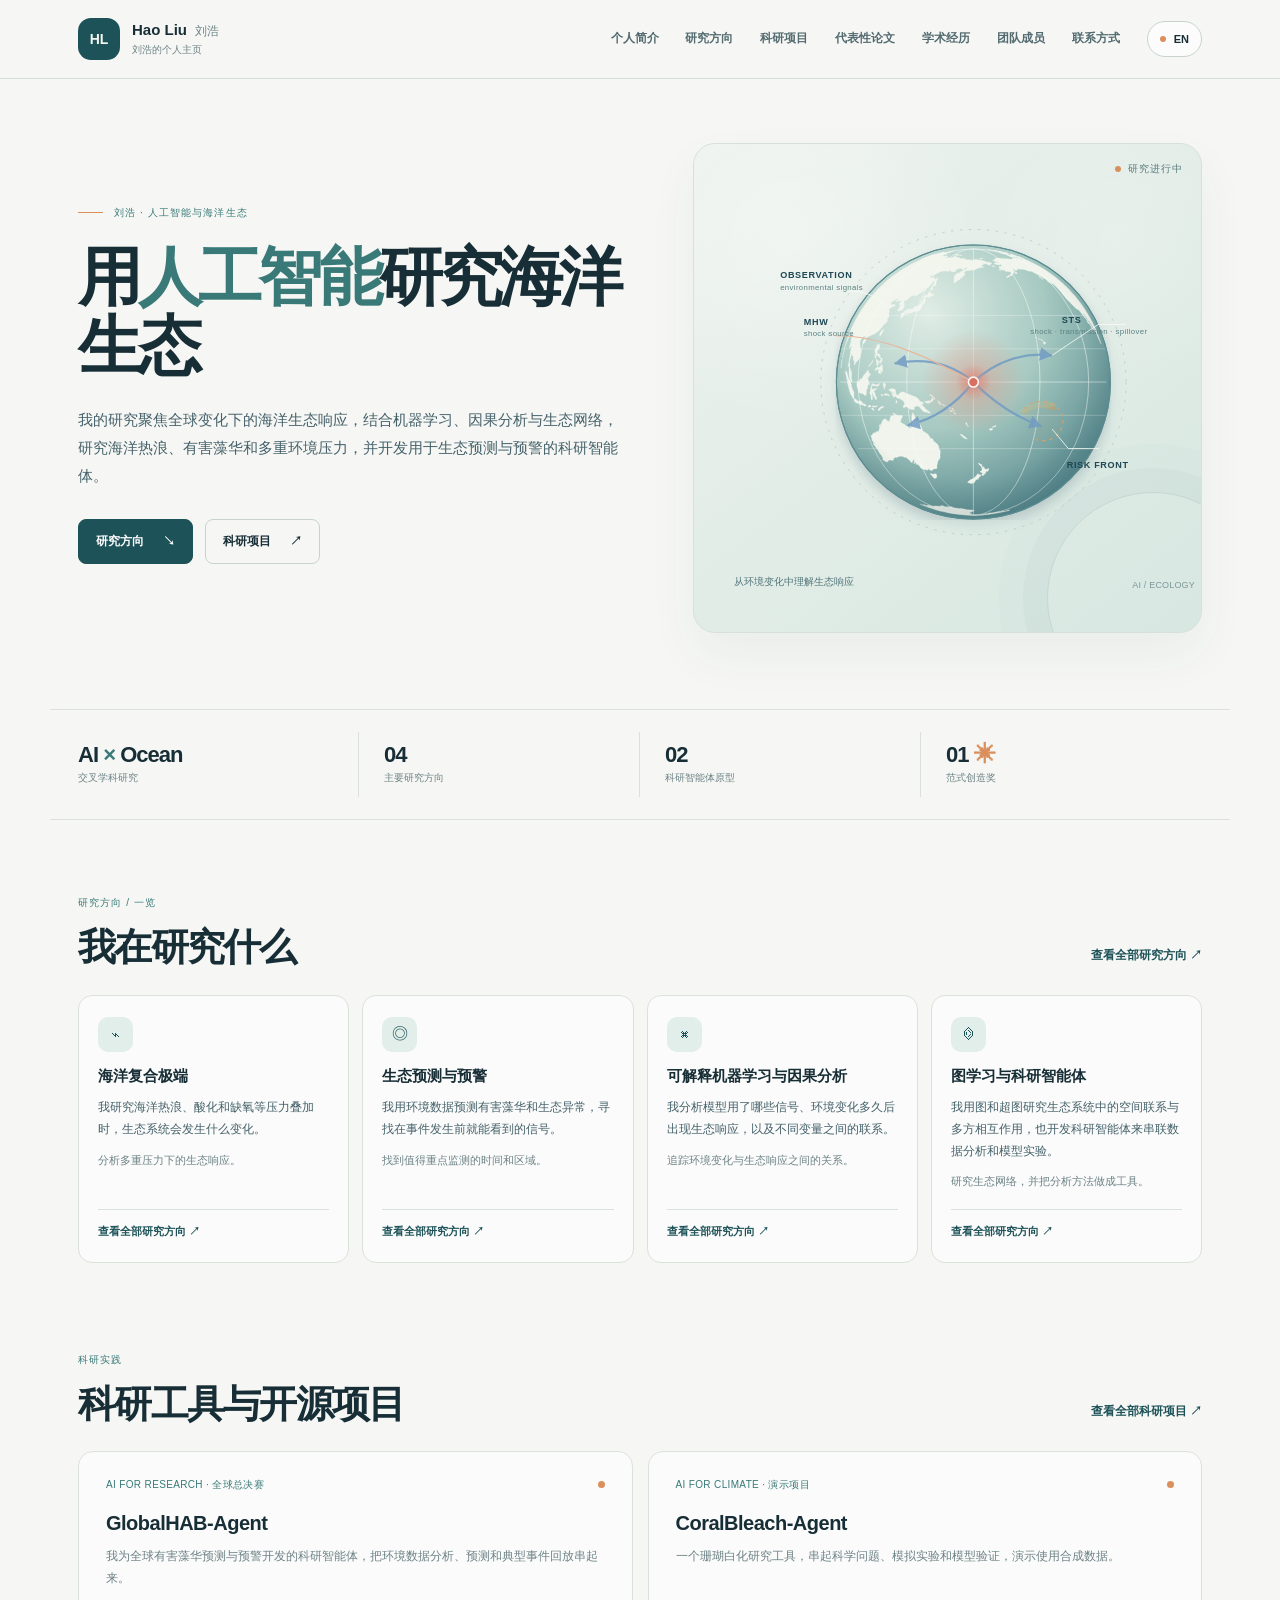
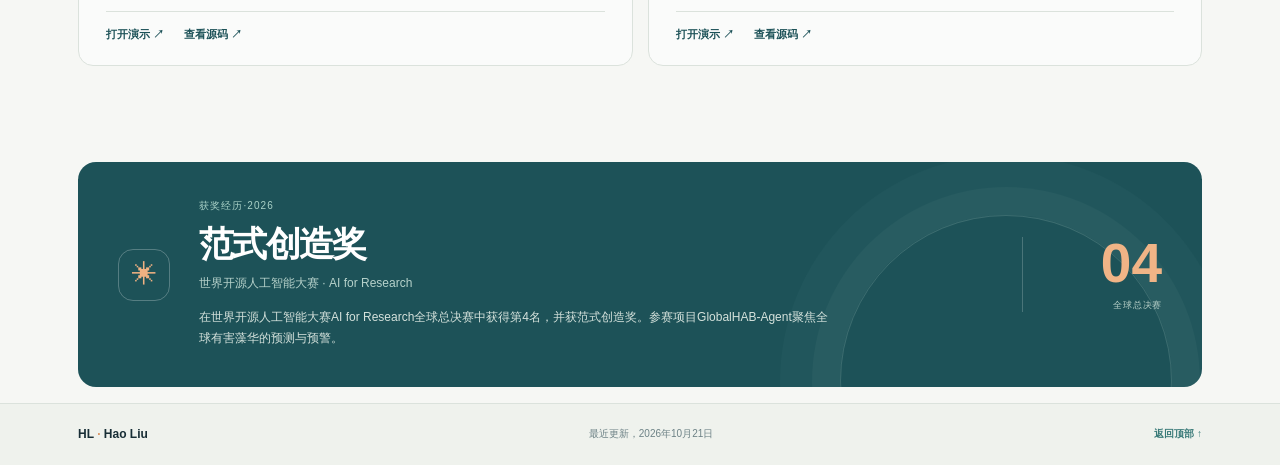
<file: index.html>
<!doctype html>
<html lang="zh-CN">
<head>
  <meta charset="utf-8">
  <meta name="viewport" content="width=device-width, initial-scale=1">
  <meta name="theme-color" content="#f6f7f4">
  <meta name="description" content="刘浩的学术主页与科研作品集，关注人工智能、海洋生态与全球变化。">
  <meta property="og:title" content="刘浩｜人工智能与海洋生态">
  <meta property="og:description" content="刘浩的学术主页与科研作品集，关注人工智能、海洋生态与全球变化。">
  <meta property="og:type" content="website">
  <title>刘浩｜人工智能与海洋生态</title>
  <link rel="icon" href="assets/favicon.svg" type="image/svg+xml">
  <link rel="stylesheet" href="styles.css?v=20261021-1">
  <script defer src="script.js?v=20261021-1"></script>
</head>
<body data-page="home">
  <a class="skip-link" href="#main" data-i18n="skip">跳转到正文</a>
  <header class="site-header">
    <div class="nav-shell">
      <a class="brand" href="index.html#top" aria-label="Hao Liu home">
        <span class="brand-mark">HL</span>
        <span class="brand-copy">
          <strong>Hao Liu <span class="brand-cn">刘浩</span></strong>
          <small data-i18n="brand.subtitle">刘浩的个人主页</small>
        </span>
      </a>

      <button class="menu-toggle" id="menu-toggle" type="button" aria-expanded="false" aria-controls="site-nav" aria-label="Open navigation">
        <span></span><span></span>
      </button>

      <nav class="site-nav" id="site-nav" aria-label="Main navigation">
        <a href="about.html" data-page-link="about" data-i18n="nav.about">个人简介</a>
        <a href="research.html" data-page-link="research" data-i18n="nav.research">研究方向</a>
        <a href="projects.html" data-page-link="projects" data-i18n="nav.projects">科研项目</a>
        <a href="publications.html" data-page-link="publications" data-i18n="nav.publications">代表性论文</a>
        <a href="background.html" data-page-link="background" data-i18n="nav.background">学术经历</a>
        <a href="members.html" data-page-link="members" data-i18n="nav.members">团队成员</a>
        <a href="contact.html" data-page-link="contact" data-i18n="nav.contact">联系方式</a>
        <button class="language-toggle" id="language-toggle" type="button" aria-label="Switch language">
          <span class="language-dot"></span><span id="language-label">中文</span>
        </button>
      </nav>
    </div>
  </header>
  <main id="main">
<section class="hero section-wrap" id="top">
      <div class="hero-copy">
        <p class="eyebrow"><span class="eyebrow-line"></span><span data-i18n="hero.eyebrow">刘浩 · 人工智能与海洋生态</span></p>
        <h1 data-i18n="hero.title">用<span class="hero-highlight">人工智能</span>研究海洋生态</h1>
        <p class="hero-lede" data-i18n="hero.lede">我的研究聚焦全球变化下的海洋生态响应，结合机器学习、因果分析与生态网络，研究海洋热浪、有害藻华和多重环境压力，并开发用于生态预测与预警的科研智能体。</p>
        <div class="hero-actions">
          <a class="button button-primary" href="research.html"><span data-i18n="hero.ctaResearch">研究方向</span><span aria-hidden="true">↘</span></a>
          <a class="button button-quiet" href="projects.html"><span data-i18n="hero.ctaProjects">科研项目</span><span aria-hidden="true">↗</span></a>
        </div>
      </div>

      <div class="hero-visual" aria-label="Shock-transmission-spillover globe illustration" role="img">
        <div class="visual-topline">
          <span class="visual-live"><i></i><span data-i18n="visual.status">研究进行中</span></span>
        </div>
        <svg class="ocean-graphic sts-globe-realistic" viewBox="0 0 580 500" xmlns="http://www.w3.org/2000/svg" aria-hidden="true">
<defs>
<radialGradient id="heroShockGlow" cx="50%" cy="50%" r="50%"><stop offset="0%" stop-color="#d96f62" stop-opacity=".68"/><stop offset="35%" stop-color="#e58c7b" stop-opacity=".34"/><stop offset="100%" stop-color="#e58c7b" stop-opacity="0"/></radialGradient>
<linearGradient id="heroRiskBand" x1="0" y1="0" x2="1" y2="1"><stop offset="0%" stop-color="#f5d882" stop-opacity=".02"/><stop offset="55%" stop-color="#efb65d" stop-opacity=".28"/><stop offset="100%" stop-color="#d98b43" stop-opacity=".52"/></linearGradient>
<marker id="heroFlowArrow" markerWidth="6" markerHeight="6" refX="5" refY="3" orient="auto"><path d="M0 0L5.5 3L0 6Z" fill="#719bc4"/></marker>
</defs>
<circle cx="322" cy="244" r="188" fill="none" stroke="#b8ceca" stroke-width="1.1" stroke-dasharray="3 8"/>
<image href="assets/globe-coastlines.svg" x="152" y="74" width="340" height="340" preserveAspectRatio="xMidYMid meet"/>
<circle cx="322" cy="244" r="64" fill="url(#heroShockGlow)"/>
<path d="M384 277 C394 267 409 265 421 272 C432 279 435 291 430 302 C425 313 412 319 399 315" fill="rgba(184,142,86,.055)" stroke="#d5a16b" stroke-width="1.5" stroke-dasharray="4 5"/>
<path d="M385 279 C396 270 408 269 419 274" fill="none" stroke="url(#heroRiskBand)" stroke-width="9" stroke-linecap="round"/>
<g fill="none" stroke="#719bc4" stroke-width="2.8" stroke-linecap="round" marker-end="url(#heroFlowArrow)" opacity=".84">
<path d="M322 244 C294 220 261 214 226 221"/>
<path d="M322 244 C350 218 384 207 418 211"/>
<path d="M322 244 C348 270 376 288 405 298"/>
<path d="M322 244 C300 272 273 290 242 297"/>
</g>
<circle cx="322" cy="244" r="21" fill="url(#heroShockGlow)"/>
<path d="M153 187 C207 187 264 211 322 244" fill="none" stroke="#e9b69c" stroke-width="1.35" stroke-linecap="round" opacity=".98"/>
<circle cx="322" cy="244" r="6.1" fill="#d96f62" stroke="#fbf6ef" stroke-width="2"/>
<g fill="#1f4855" font-size="11.2" font-weight="700" letter-spacing=".8">
<text x="84" y="116">OBSERVATION</text><text x="113" y="174">MHW</text><text x="431" y="171">STS</text><text x="437" y="350">RISK FRONT</text>
</g>
<g fill="#5b8281" font-size="9.6" letter-spacing=".45">
<text x="84" y="130">environmental signals</text><text x="113" y="187">shock source</text><text x="392" y="185">shock · transmission · spillover</text>
</g>
<g stroke="#f8fbf7" stroke-width="1.15" fill="none" opacity=".9">
<path d="M170 132 C191 132 204 140 216 151"/>
<path d="M419 211 L476 173 L510 173"/>
<path d="M419 302 L439 326 L477 326"/>
</g>
</svg>
        <div class="visual-caption">
          <span data-i18n="visual.caption">从环境变化中理解生态响应</span>
          <span class="caption-index">AI / ECOLOGY</span>
        </div>
      </div>
    </section><section class="quick-facts section-wrap" aria-label="Profile highlights">
      <div class="fact">
        <span class="fact-value">AI <span>×</span> Ocean</span>
        <span class="fact-label" data-i18n="facts.one">交叉学科研究</span>
      </div>
      <div class="fact">
        <span class="fact-value">04</span>
        <span class="fact-label" data-i18n="facts.two">主要研究方向</span>
      </div>
      <div class="fact">
        <span class="fact-value">02</span>
        <span class="fact-label" data-i18n="facts.three">科研智能体原型</span>
      </div>
      <div class="fact fact-award">
        <span class="fact-value">01 <span class="fact-star">✳</span></span>
        <span class="fact-label" data-i18n="facts.four">范式创造奖</span>
      </div>
    </section>
    <section class="section section-wrap home-research-section" id="home-research">
      <div class="home-section-heading">
        <div><p class="section-index" data-i18n="home.research.eyebrow">研究方向 / 一览</p><h2 data-i18n="home.research.title">我在研究什么</h2></div>
        <a class="text-link" href="research.html"><span data-i18n="home.research.link">查看全部研究方向</span> ↗</a>
      </div>
      <div class="home-research-grid" id="home-research-grid"></div>
    </section>
    <section class="section section-wrap home-work-section" id="home-work">
      <div class="home-section-heading">
        <div><p class="section-index" data-i18n="home.work.eyebrow">科研实践</p><h2 data-i18n="home.work.title">科研工具与开源项目</h2></div>
        <a class="text-link" href="projects.html"><span data-i18n="home.work.link">查看全部科研项目</span> ↗</a>
      </div>
      <div class="home-work-grid">
        <article class="home-work-card">
          <div class="home-work-top"><span data-i18n="home.work.globalhab.type">AI FOR RESEARCH · 全球总决赛</span><span class="home-work-dot"></span></div>
          <h3>GlobalHAB-Agent</h3>
          <p data-i18n="home.work.globalhab.desc">我为全球有害藻华预测与预警开发的科研智能体，把环境数据分析、预测和典型事件回放串起来。</p>
          <div class="home-work-links"><a href="https://globalhab-agent-demo.streamlit.app/" target="_blank" rel="noopener noreferrer"><span data-i18n="home.work.openDemo">打开演示</span> ↗</a><a href="https://github.com/Haoliu9427/GlobalHAB-Agent-demo" target="_blank" rel="noopener noreferrer"><span data-i18n="home.work.source">查看源码</span> ↗</a></div>
        </article>
        <article class="home-work-card">
          <div class="home-work-top"><span data-i18n="home.work.coral.type">AI FOR CLIMATE · 演示项目</span><span class="home-work-dot"></span></div>
          <h3>CoralBleach-Agent</h3>
          <p data-i18n="home.work.coral.desc">一个珊瑚白化研究工具，串起科学问题、模拟实验和模型验证，演示使用合成数据。</p>
          <div class="home-work-links"><a href="https://haoliu9427.github.io/CoralBleach-Agent-demo/" target="_blank" rel="noopener noreferrer"><span data-i18n="home.work.openDemo">打开演示</span> ↗</a><a href="https://github.com/Haoliu9427/CoralBleach-Agent-demo" target="_blank" rel="noopener noreferrer"><span data-i18n="home.work.source">查看源码</span> ↗</a></div>
        </article>
      </div>
    </section>
    <section class="section section-wrap recognition-section" id="awards">
      <div class="award-panel">
        <div class="award-symbol" aria-hidden="true">✳</div>
        <div class="award-content">
          <p class="section-index" data-i18n="award.eyebrow">获奖经历·2026</p>
          <h2 data-i18n="award.title">范式创造奖</h2>
          <p class="award-subtitle" data-i18n="award.subtitle">世界开源人工智能大赛 · AI for Research</p>
          <p class="award-description" data-i18n="award.description">在世界开源人工智能大赛AI for Research全球总决赛中获得第4名，并获范式创造奖。参赛项目GlobalHAB-Agent聚焦全球有害藻华的预测与预警。</p>
        </div>
        <div class="award-rank">
          <span class="rank-number">04</span>
          <span class="rank-label" data-i18n="award.rank">全球总决赛</span>
        </div>
      </div>
    </section>
  </main>
  <footer class="site-footer">
    <div class="footer-inner">
      <a class="footer-brand" href="index.html#top">HL <span>·</span> Hao Liu</a>
      <p data-i18n="footer.note">最近更新，2026年10月21日</p>
      <a href="#top" class="back-top"><span data-i18n="footer.top">返回顶部</span> ↑</a>
    </div>
  </footer>
</body>
</html>
</file>
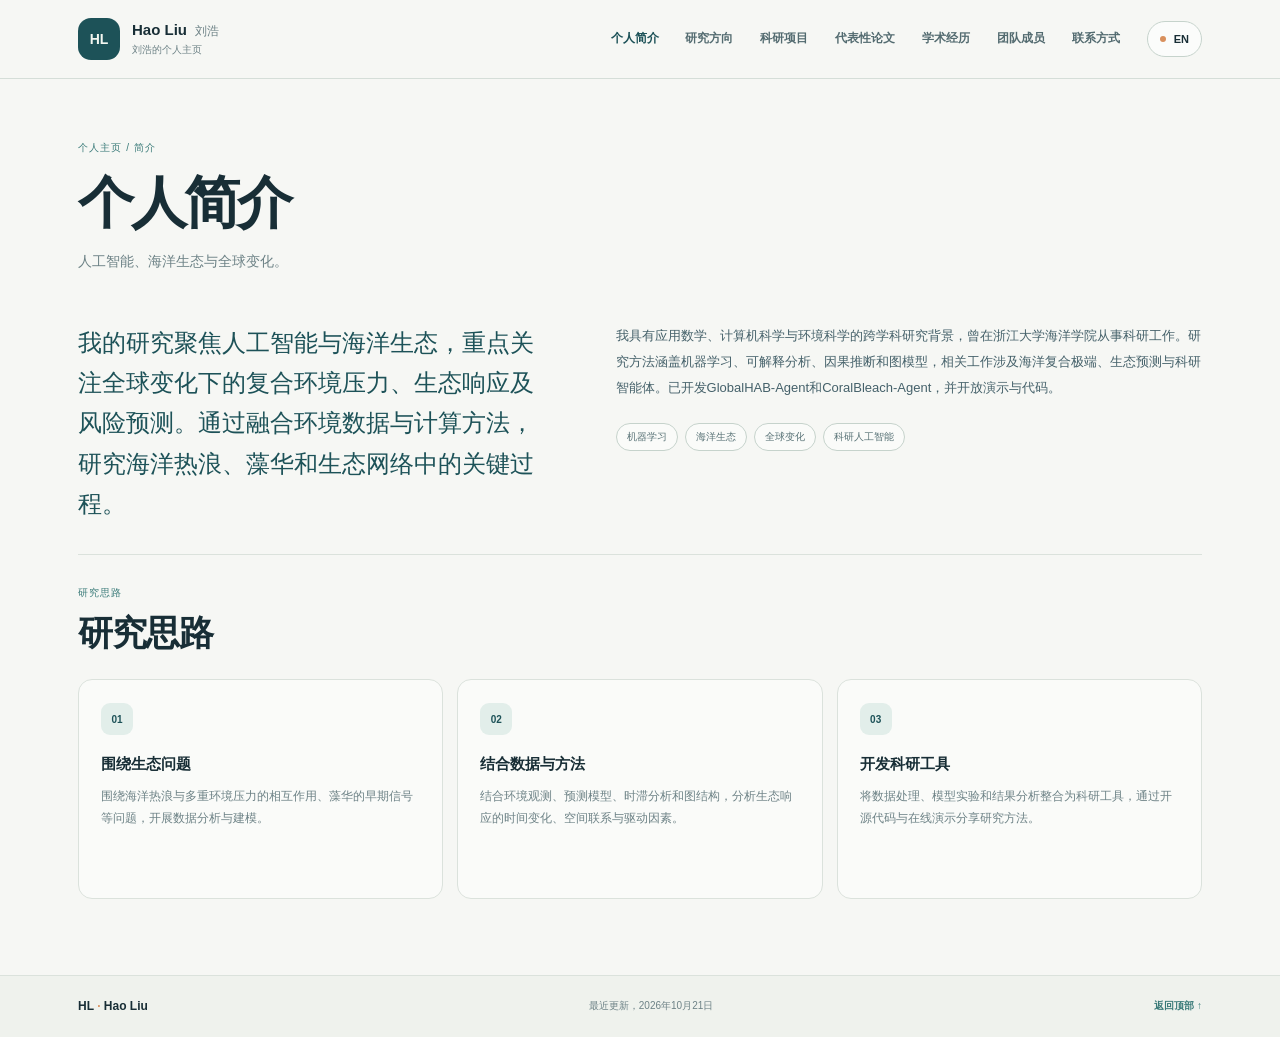
<file: about.html>
<!doctype html>
<html lang="zh-CN">
<head>
  <meta charset="utf-8">
  <meta name="viewport" content="width=device-width, initial-scale=1">
  <meta name="theme-color" content="#f6f7f4">
  <meta name="description" content="刘浩的学术主页与科研作品集，关注人工智能、海洋生态与全球变化。">
  <meta property="og:title" content="刘浩｜人工智能与海洋生态">
  <meta property="og:description" content="刘浩的学术主页与科研作品集，关注人工智能、海洋生态与全球变化。">
  <meta property="og:type" content="website">
  <title>个人简介｜刘浩</title>
  <link rel="icon" href="assets/favicon.svg" type="image/svg+xml">
  <link rel="stylesheet" href="styles.css?v=20261021-1">
  <script defer src="script.js?v=20261021-1"></script>
</head>
<body data-page="about">
  <a class="skip-link" href="#main" data-i18n="skip">跳转到正文</a>
  <header class="site-header">
    <div class="nav-shell">
      <a class="brand" href="index.html#top" aria-label="Hao Liu home">
        <span class="brand-mark">HL</span>
        <span class="brand-copy">
          <strong>Hao Liu <span class="brand-cn">刘浩</span></strong>
          <small data-i18n="brand.subtitle">刘浩的个人主页</small>
        </span>
      </a>

      <button class="menu-toggle" id="menu-toggle" type="button" aria-expanded="false" aria-controls="site-nav" aria-label="Open navigation">
        <span></span><span></span>
      </button>

      <nav class="site-nav" id="site-nav" aria-label="Main navigation">
        <a href="about.html" data-page-link="about" data-i18n="nav.about">个人简介</a>
        <a href="research.html" data-page-link="research" data-i18n="nav.research">研究方向</a>
        <a href="projects.html" data-page-link="projects" data-i18n="nav.projects">科研项目</a>
        <a href="publications.html" data-page-link="publications" data-i18n="nav.publications">代表性论文</a>
        <a href="background.html" data-page-link="background" data-i18n="nav.background">学术经历</a>
        <a href="members.html" data-page-link="members" data-i18n="nav.members">团队成员</a>
        <a href="contact.html" data-page-link="contact" data-i18n="nav.contact">联系方式</a>
        <button class="language-toggle" id="language-toggle" type="button" aria-label="Switch language">
          <span class="language-dot"></span><span id="language-label">中文</span>
        </button>
      </nav>
    </div>
  </header>
  <main id="main">
<section class="page-intro section-wrap" id="top"><p class="section-index" data-i18n="page.about.eyebrow">个人主页 / 简介</p><h1 data-i18n="page.about.title">个人简介</h1><p class="page-intro-lede" data-i18n="page.about.lede">人工智能、海洋生态与全球变化。</p></section><section class="section section-wrap about-section page-content" id="about">
      <div class="about-grid">
        <div class="about-lead">
          <p data-i18n="about.lead">我的研究聚焦人工智能与海洋生态，重点关注全球变化下的复合环境压力、生态响应及风险预测。通过融合环境数据与计算方法，研究海洋热浪、藻华和生态网络中的关键过程。</p>
        </div>
        <div class="about-detail">
          <p data-i18n="about.detail">我具有应用数学、计算机科学与环境科学的跨学科研究背景，曾在浙江大学海洋学院从事科研工作。研究方法涵盖机器学习、可解释分析、因果推断和图模型，相关工作涉及海洋复合极端、生态预测与科研智能体。已开发GlobalHAB-Agent和CoralBleach-Agent，并开放演示与代码。</p>
          <div class="inline-tags">
            <span data-i18n="about.tag1">机器学习</span><span data-i18n="about.tag2">海洋生态</span><span data-i18n="about.tag3">全球变化</span><span data-i18n="about.tag4">科研人工智能</span>
          </div>
        </div>
      </div>
      <div class="about-approach">
        <p class="section-index" data-i18n="about.approach.eyebrow">研究思路</p>
        <h2 data-i18n="about.approach.title">研究思路</h2>
        <div class="about-approach-grid">
          <article class="about-approach-card"><span class="approach-mark">01</span><h3 data-i18n="about.approach1.title">围绕生态问题</h3><p data-i18n="about.approach1.text">围绕海洋热浪与多重环境压力的相互作用、藻华的早期信号等问题，开展数据分析与建模。</p></article>
          <article class="about-approach-card"><span class="approach-mark">02</span><h3 data-i18n="about.approach2.title">结合数据与方法</h3><p data-i18n="about.approach2.text">结合环境观测、预测模型、时滞分析和图结构，分析生态响应的时间变化、空间联系与驱动因素。</p></article>
          <article class="about-approach-card"><span class="approach-mark">03</span><h3 data-i18n="about.approach3.title">开发科研工具</h3><p data-i18n="about.approach3.text">将数据处理、模型实验和结果分析整合为科研工具，通过开源代码与在线演示分享研究方法。</p></article>
        </div>
      </div>
    </section>
  </main>
  <footer class="site-footer">
    <div class="footer-inner">
      <a class="footer-brand" href="index.html#top">HL <span>·</span> Hao Liu</a>
      <p data-i18n="footer.note">最近更新，2026年10月21日</p>
      <a href="#top" class="back-top"><span data-i18n="footer.top">返回顶部</span> ↑</a>
    </div>
  </footer>
</body>
</html>
</file>
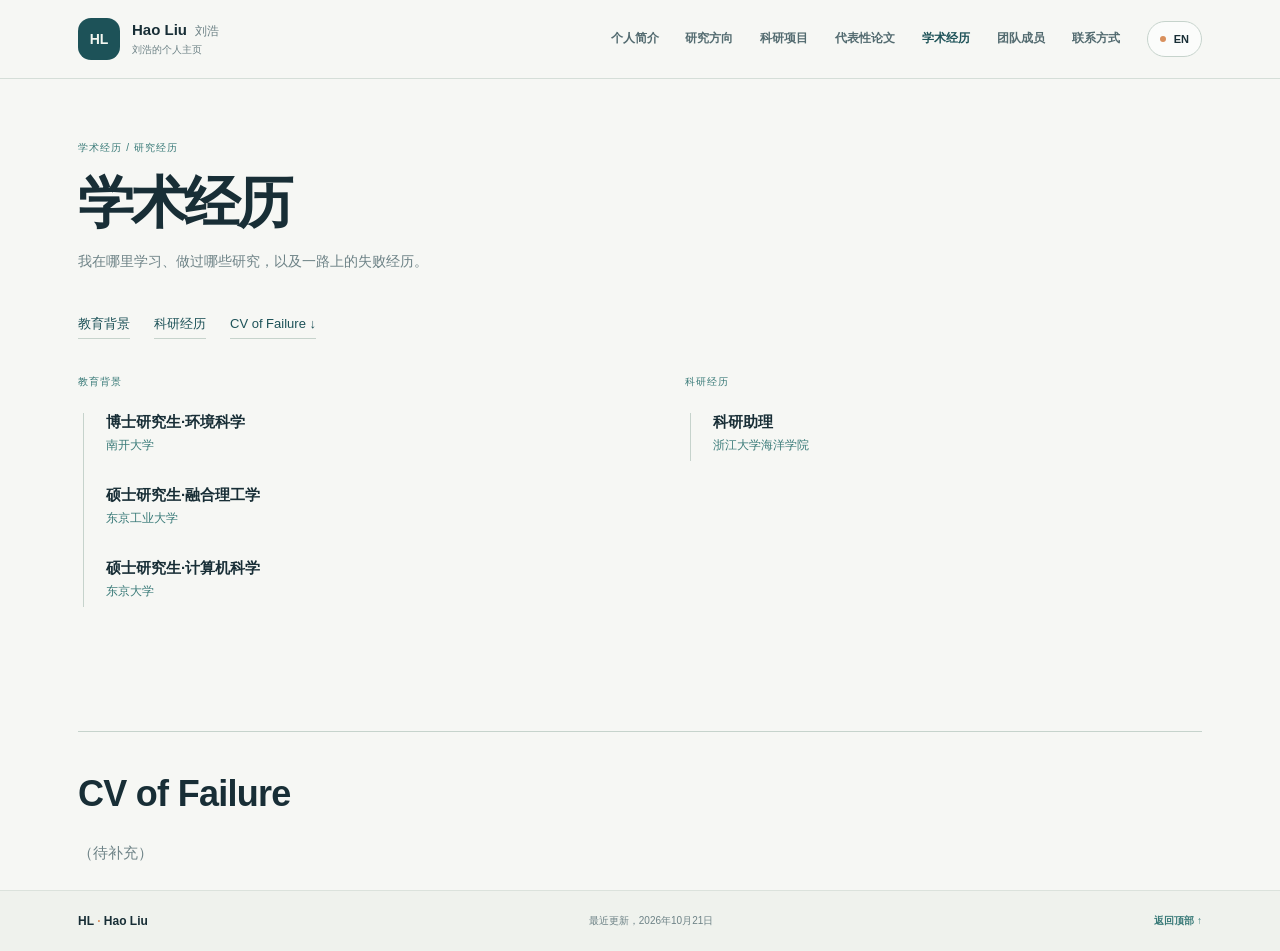
<file: background.html>
<!doctype html>
<html lang="zh-CN">
<head>
  <meta charset="utf-8">
  <meta name="viewport" content="width=device-width, initial-scale=1">
  <meta name="theme-color" content="#f6f7f4">
  <meta name="description" content="刘浩的学术主页与科研作品集，关注人工智能、海洋生态与全球变化。">
  <meta property="og:title" content="刘浩｜人工智能与海洋生态">
  <meta property="og:description" content="刘浩的学术主页与科研作品集，关注人工智能、海洋生态与全球变化。">
  <meta property="og:type" content="website">
  <title>学术经历｜刘浩</title>
  <link rel="icon" href="assets/favicon.svg" type="image/svg+xml">
  <link rel="stylesheet" href="styles.css?v=20261021-1">
  <script defer src="script.js?v=20261021-1"></script>
</head>
<body data-page="background">
  <a class="skip-link" href="#main" data-i18n="skip">跳转到正文</a>
  <header class="site-header">
    <div class="nav-shell">
      <a class="brand" href="index.html#top" aria-label="Hao Liu home">
        <span class="brand-mark">HL</span>
        <span class="brand-copy">
          <strong>Hao Liu <span class="brand-cn">刘浩</span></strong>
          <small data-i18n="brand.subtitle">刘浩的个人主页</small>
        </span>
      </a>

      <button class="menu-toggle" id="menu-toggle" type="button" aria-expanded="false" aria-controls="site-nav" aria-label="Open navigation">
        <span></span><span></span>
      </button>

      <nav class="site-nav" id="site-nav" aria-label="Main navigation">
        <a href="about.html" data-page-link="about" data-i18n="nav.about">个人简介</a>
        <a href="research.html" data-page-link="research" data-i18n="nav.research">研究方向</a>
        <a href="projects.html" data-page-link="projects" data-i18n="nav.projects">科研项目</a>
        <a href="publications.html" data-page-link="publications" data-i18n="nav.publications">代表性论文</a>
        <a href="background.html" data-page-link="background" data-i18n="nav.background">学术经历</a>
        <a href="members.html" data-page-link="members" data-i18n="nav.members">团队成员</a>
        <a href="contact.html" data-page-link="contact" data-i18n="nav.contact">联系方式</a>
        <button class="language-toggle" id="language-toggle" type="button" aria-label="Switch language">
          <span class="language-dot"></span><span id="language-label">中文</span>
        </button>
      </nav>
    </div>
  </header>
  <main id="main">
<section class="page-intro section-wrap" id="top"><p class="section-index" data-i18n="page.background.eyebrow">学术经历 / 研究经历</p><h1 data-i18n="page.background.title">学术经历</h1><p class="page-intro-lede" data-i18n="page.background.lede">我在哪里学习、做过哪些研究，以及一路上的失败经历。</p></section><section class="section section-wrap background-section page-content" id="background">
      <nav class="background-jump" aria-label="学术经历目录"><a href="#education-list" data-i18n="background.education">教育背景</a><a href="#experience-list" data-i18n="background.experience">科研经历</a><a href="#cv-of-failure" data-i18n="background.failure.link">CV of Failure ↓</a></nav>
      <div class="background-grid">
        <div>
          <h3 class="subheading" data-i18n="background.education">教育背景</h3>
          <div class="timeline" id="education-list"></div>
        </div>
        <div>
          <h3 class="subheading" data-i18n="background.experience">科研经历</h3>
          <div class="timeline" id="experience-list"></div>
        </div>
      </div>
    </section>
    <section class="section section-wrap failure-section" id="cv-of-failure" aria-labelledby="failure-title">
      <div class="failure-panel">
        <h2 id="failure-title" data-i18n="background.failure.title">CV of Failure</h2>
        <p data-i18n="background.failure.empty">（待补充）</p>
      </div>
    </section>
  </main>
  <footer class="site-footer">
    <div class="footer-inner">
      <a class="footer-brand" href="index.html#top">HL <span>·</span> Hao Liu</a>
      <p data-i18n="footer.note">最近更新，2026年10月21日</p>
      <a href="#top" class="back-top"><span data-i18n="footer.top">返回顶部</span> ↑</a>
    </div>
  </footer>
</body>
</html>
</file>
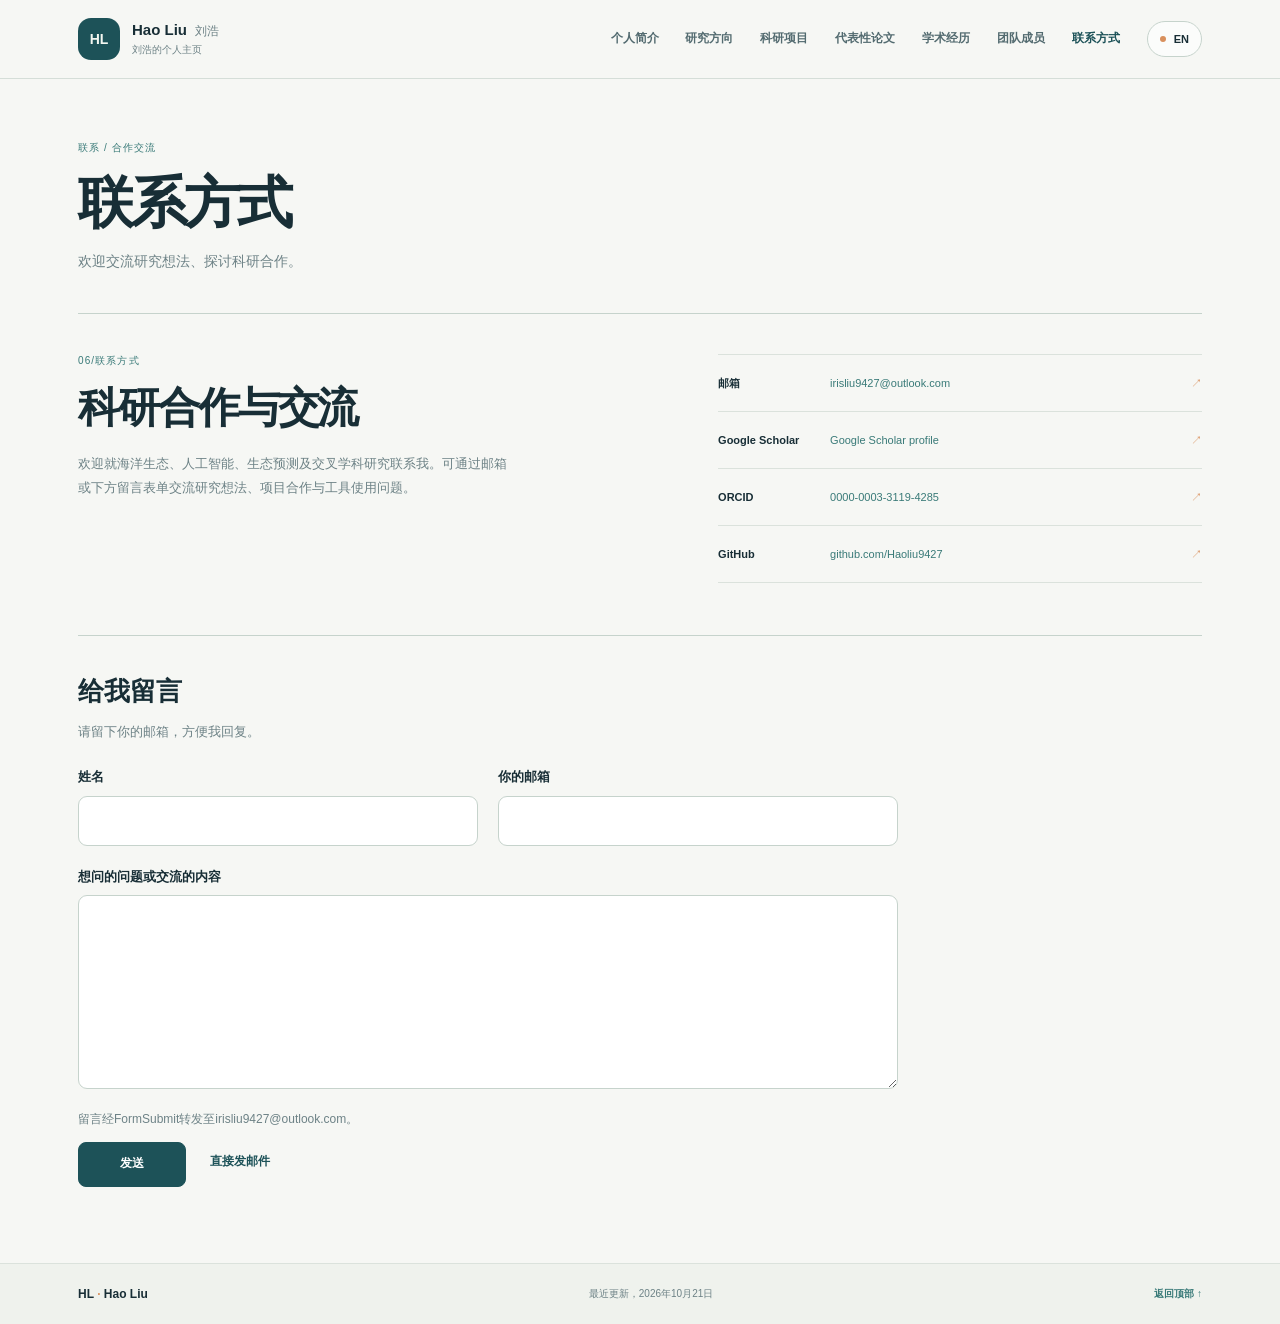
<file: contact.html>
<!doctype html>
<html lang="zh-CN">
<head>
  <meta charset="utf-8">
  <meta name="viewport" content="width=device-width, initial-scale=1">
  <meta name="theme-color" content="#f6f7f4">
  <meta name="description" content="刘浩的学术主页与科研作品集，关注人工智能、海洋生态与全球变化。">
  <meta property="og:title" content="刘浩｜人工智能与海洋生态">
  <meta property="og:description" content="刘浩的学术主页与科研作品集，关注人工智能、海洋生态与全球变化。">
  <meta property="og:type" content="website">
  <title>联系方式｜刘浩</title>
  <link rel="icon" href="assets/favicon.svg" type="image/svg+xml">
  <link rel="stylesheet" href="styles.css?v=20261021-1">
  <script defer src="script.js?v=20261021-1"></script>
</head>
<body data-page="contact">
  <a class="skip-link" href="#main" data-i18n="skip">跳转到正文</a>
  <header class="site-header">
    <div class="nav-shell">
      <a class="brand" href="index.html#top" aria-label="Hao Liu home">
        <span class="brand-mark">HL</span>
        <span class="brand-copy">
          <strong>Hao Liu <span class="brand-cn">刘浩</span></strong>
          <small data-i18n="brand.subtitle">刘浩的个人主页</small>
        </span>
      </a>

      <button class="menu-toggle" id="menu-toggle" type="button" aria-expanded="false" aria-controls="site-nav" aria-label="Open navigation">
        <span></span><span></span>
      </button>

      <nav class="site-nav" id="site-nav" aria-label="Main navigation">
        <a href="about.html" data-page-link="about" data-i18n="nav.about">个人简介</a>
        <a href="research.html" data-page-link="research" data-i18n="nav.research">研究方向</a>
        <a href="projects.html" data-page-link="projects" data-i18n="nav.projects">科研项目</a>
        <a href="publications.html" data-page-link="publications" data-i18n="nav.publications">代表性论文</a>
        <a href="background.html" data-page-link="background" data-i18n="nav.background">学术经历</a>
        <a href="members.html" data-page-link="members" data-i18n="nav.members">团队成员</a>
        <a href="contact.html" data-page-link="contact" data-i18n="nav.contact">联系方式</a>
        <button class="language-toggle" id="language-toggle" type="button" aria-label="Switch language">
          <span class="language-dot"></span><span id="language-label">中文</span>
        </button>
      </nav>
    </div>
  </header>
  <main id="main">
<section class="page-intro section-wrap" id="top"><p class="section-index" data-i18n="page.contact.eyebrow">联系 / 合作交流</p><h1 data-i18n="page.contact.title">联系方式</h1><p class="page-intro-lede" data-i18n="page.contact.lede">欢迎交流研究想法、探讨科研合作。</p></section><section class="section section-wrap contact-section page-content" id="contact">
      <div class="contact-panel">
        <div>
          <p class="section-index">06/<span data-i18n="sections.contact">联系方式</span></p>
          <h2 data-i18n="contact.title">科研合作与交流</h2>
          <p class="contact-description" data-i18n="contact.description">欢迎就海洋生态、人工智能、生态预测及交叉学科研究联系我。可通过邮箱或下方留言表单交流研究想法、项目合作与工具使用问题。</p>
        </div>
        <div class="contact-links">
          <a class="contact-link" href="mailto:irisliu9427@outlook.com">
            <span data-i18n="contact.email">邮箱</span><span class="contact-link-value">irisliu9427@outlook.com</span><span aria-hidden="true">↗</span>
          </a>
          <a class="contact-link" href="https://scholar.google.com/citations?user=wZEQ1fgAAAAJ&amp;hl=zh-CN&amp;authuser=1" target="_blank" rel="noopener noreferrer">
            <span>Google Scholar</span><span class="contact-link-value">Google Scholar profile</span><span aria-hidden="true">↗</span>
          </a>
          <a class="contact-link" href="https://orcid.org/0000-0003-3119-4285" target="_blank" rel="noopener noreferrer">
            <span>ORCID</span><span class="contact-link-value">0000-0003-3119-4285</span><span aria-hidden="true">↗</span>
          </a>
          <a class="contact-link" href="https://github.com/Haoliu9427" target="_blank" rel="noopener noreferrer">
            <span>GitHub</span><span class="contact-link-value">github.com/Haoliu9427</span><span aria-hidden="true">↗</span>
          </a>
        </div>
      </div>
      <section class="message-section" aria-labelledby="message-title">
        <div class="message-heading"><h2 id="message-title" data-i18n="form.title">给我留言</h2><p data-i18n="form.intro">请留下你的邮箱，方便我回复。</p></div>
        <form id="contact-form" action="https://formsubmit.co/irisliu9427@outlook.com" method="POST">
          <input type="hidden" name="_subject" value="个人网站留言 | Hao Liu">
          <input type="hidden" name="_template" value="table">
          <input type="text" name="_honey" class="form-honeypot" tabindex="-1" autocomplete="off" aria-hidden="true">
          <div class="form-row">
            <div class="form-field"><label for="sender-name" data-i18n="form.name">姓名</label><input id="sender-name" name="name" autocomplete="name" maxlength="100" required></div>
            <div class="form-field"><label for="sender-email" data-i18n="form.email">你的邮箱</label><input id="sender-email" name="email" type="email" autocomplete="email" maxlength="254" required></div>
          </div>
          <div class="form-field"><label for="sender-message" data-i18n="form.message">想问的问题或交流的内容</label><textarea id="sender-message" name="message" rows="7" maxlength="5000" required></textarea></div>
          <p class="form-notice" data-i18n="form.notice">留言经FormSubmit转发至irisliu9427@outlook.com。</p>
          <div class="form-actions"><button class="button button-primary" id="contact-send" type="submit" data-i18n="form.send">发送</button><a class="text-link" href="mailto:irisliu9427@outlook.com" data-i18n="form.mail">直接发邮件</a></div>
          <p id="contact-form-status" class="form-status" role="status" aria-live="polite" aria-atomic="true"></p>
        </form>
      </section>
    </section>
  </main>
  <footer class="site-footer">
    <div class="footer-inner">
      <a class="footer-brand" href="index.html#top">HL <span>·</span> Hao Liu</a>
      <p data-i18n="footer.note">最近更新，2026年10月21日</p>
      <a href="#top" class="back-top"><span data-i18n="footer.top">返回顶部</span> ↑</a>
    </div>
  </footer>
</body>
</html>
</file>
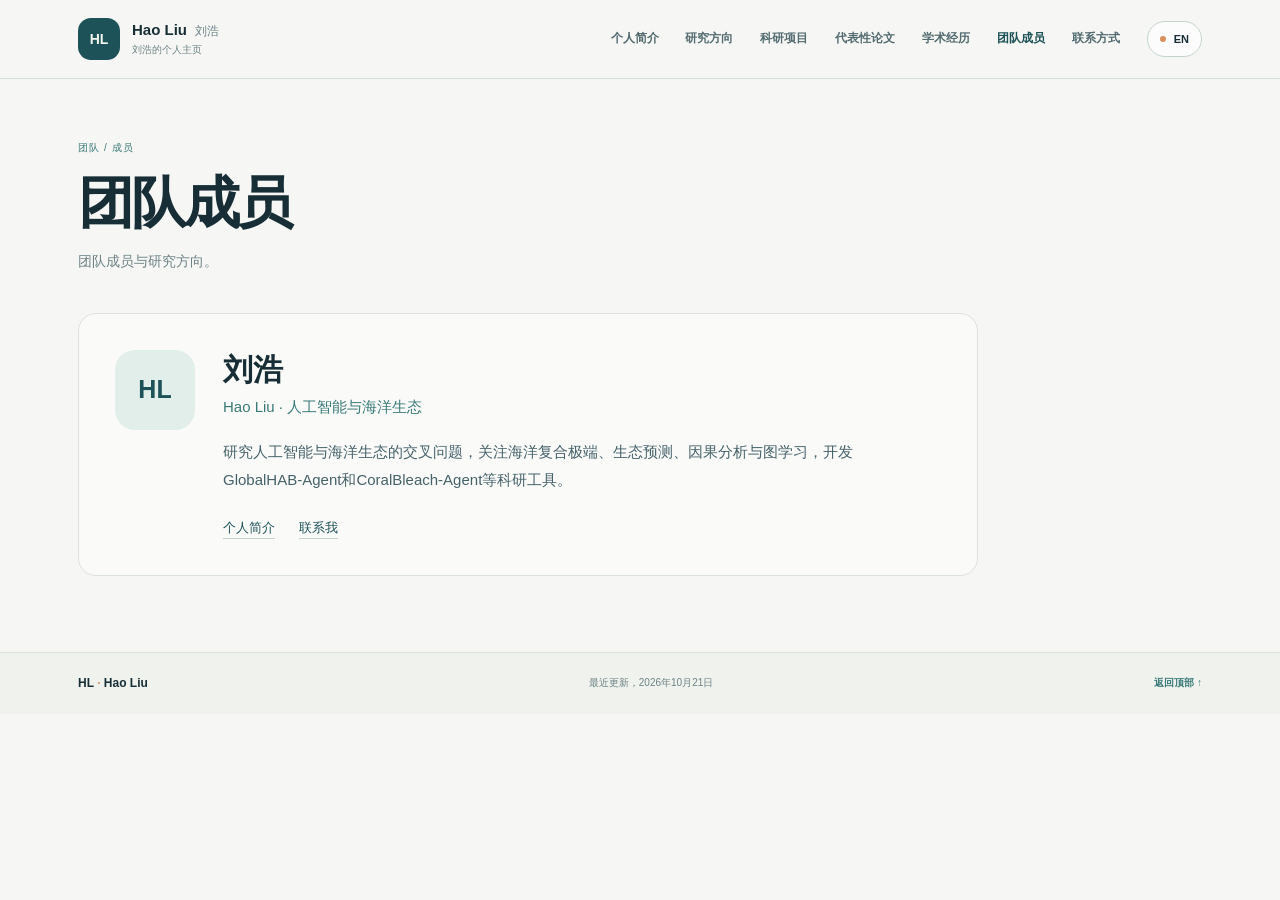
<file: members.html>
<!doctype html>
<html lang="zh-CN">
<head>
  <meta charset="utf-8">
  <meta name="viewport" content="width=device-width, initial-scale=1">
  <meta name="theme-color" content="#f6f7f4">
  <meta name="description" content="刘浩的学术主页与科研作品集，关注人工智能、海洋生态与全球变化。">
  <meta property="og:title" content="刘浩｜人工智能与海洋生态">
  <meta property="og:description" content="刘浩的学术主页与科研作品集，关注人工智能、海洋生态与全球变化。">
  <meta property="og:type" content="website">
  <title>团队成员｜刘浩</title>
  <link rel="icon" href="assets/favicon.svg" type="image/svg+xml">
  <link rel="stylesheet" href="styles.css?v=20261021-1">
  <script defer src="script.js?v=20261021-1"></script>
</head>
<body data-page="members">
  <a class="skip-link" href="#main" data-i18n="skip">跳转到正文</a>
  <header class="site-header">
    <div class="nav-shell">
      <a class="brand" href="index.html#top" aria-label="Hao Liu home">
        <span class="brand-mark">HL</span>
        <span class="brand-copy">
          <strong>Hao Liu <span class="brand-cn">刘浩</span></strong>
          <small data-i18n="brand.subtitle">刘浩的个人主页</small>
        </span>
      </a>

      <button class="menu-toggle" id="menu-toggle" type="button" aria-expanded="false" aria-controls="site-nav" aria-label="Open navigation">
        <span></span><span></span>
      </button>

      <nav class="site-nav" id="site-nav" aria-label="Main navigation">
        <a href="about.html" data-page-link="about" data-i18n="nav.about">个人简介</a>
        <a href="research.html" data-page-link="research" data-i18n="nav.research">研究方向</a>
        <a href="projects.html" data-page-link="projects" data-i18n="nav.projects">科研项目</a>
        <a href="publications.html" data-page-link="publications" data-i18n="nav.publications">代表性论文</a>
        <a href="background.html" data-page-link="background" data-i18n="nav.background">学术经历</a>
        <a href="members.html" data-page-link="members" data-i18n="nav.members">团队成员</a>
        <a href="contact.html" data-page-link="contact" data-i18n="nav.contact">联系方式</a>
        <button class="language-toggle" id="language-toggle" type="button" aria-label="Switch language">
          <span class="language-dot"></span><span id="language-label">中文</span>
        </button>
      </nav>
    </div>
  </header>
  <main id="main">
<section class="page-intro section-wrap" id="top"><p class="section-index" data-i18n="page.members.eyebrow">团队 / 成员</p><h1 data-i18n="page.members.title">团队成员</h1><p class="page-intro-lede" data-i18n="page.members.lede">团队成员与研究方向。</p></section><section class="section section-wrap page-content members-content" id="members">
  <article class="member-card">
    <div class="member-avatar" aria-hidden="true">HL</div>
    <div class="member-copy">
      <h2 data-i18n="member.name">刘浩</h2>
      <p class="member-subtitle" data-i18n="member.subtitle">Hao Liu · 人工智能与海洋生态</p>
      <p class="member-bio" data-i18n="member.bio">研究人工智能与海洋生态的交叉问题，关注海洋复合极端、生态预测、因果分析与图学习，开发GlobalHAB-Agent和CoralBleach-Agent等科研工具。</p>
      <div class="member-links"><a href="about.html" data-i18n="member.profile">个人简介</a><a href="mailto:irisliu9427@outlook.com" data-i18n="member.contact">联系我</a></div>
    </div>
  </article>
</section>
  </main>
  <footer class="site-footer">
    <div class="footer-inner">
      <a class="footer-brand" href="index.html#top">HL <span>·</span> Hao Liu</a>
      <p data-i18n="footer.note">最近更新，2026年10月21日</p>
      <a href="#top" class="back-top"><span data-i18n="footer.top">返回顶部</span> ↑</a>
    </div>
  </footer>
</body>
</html>
</file>
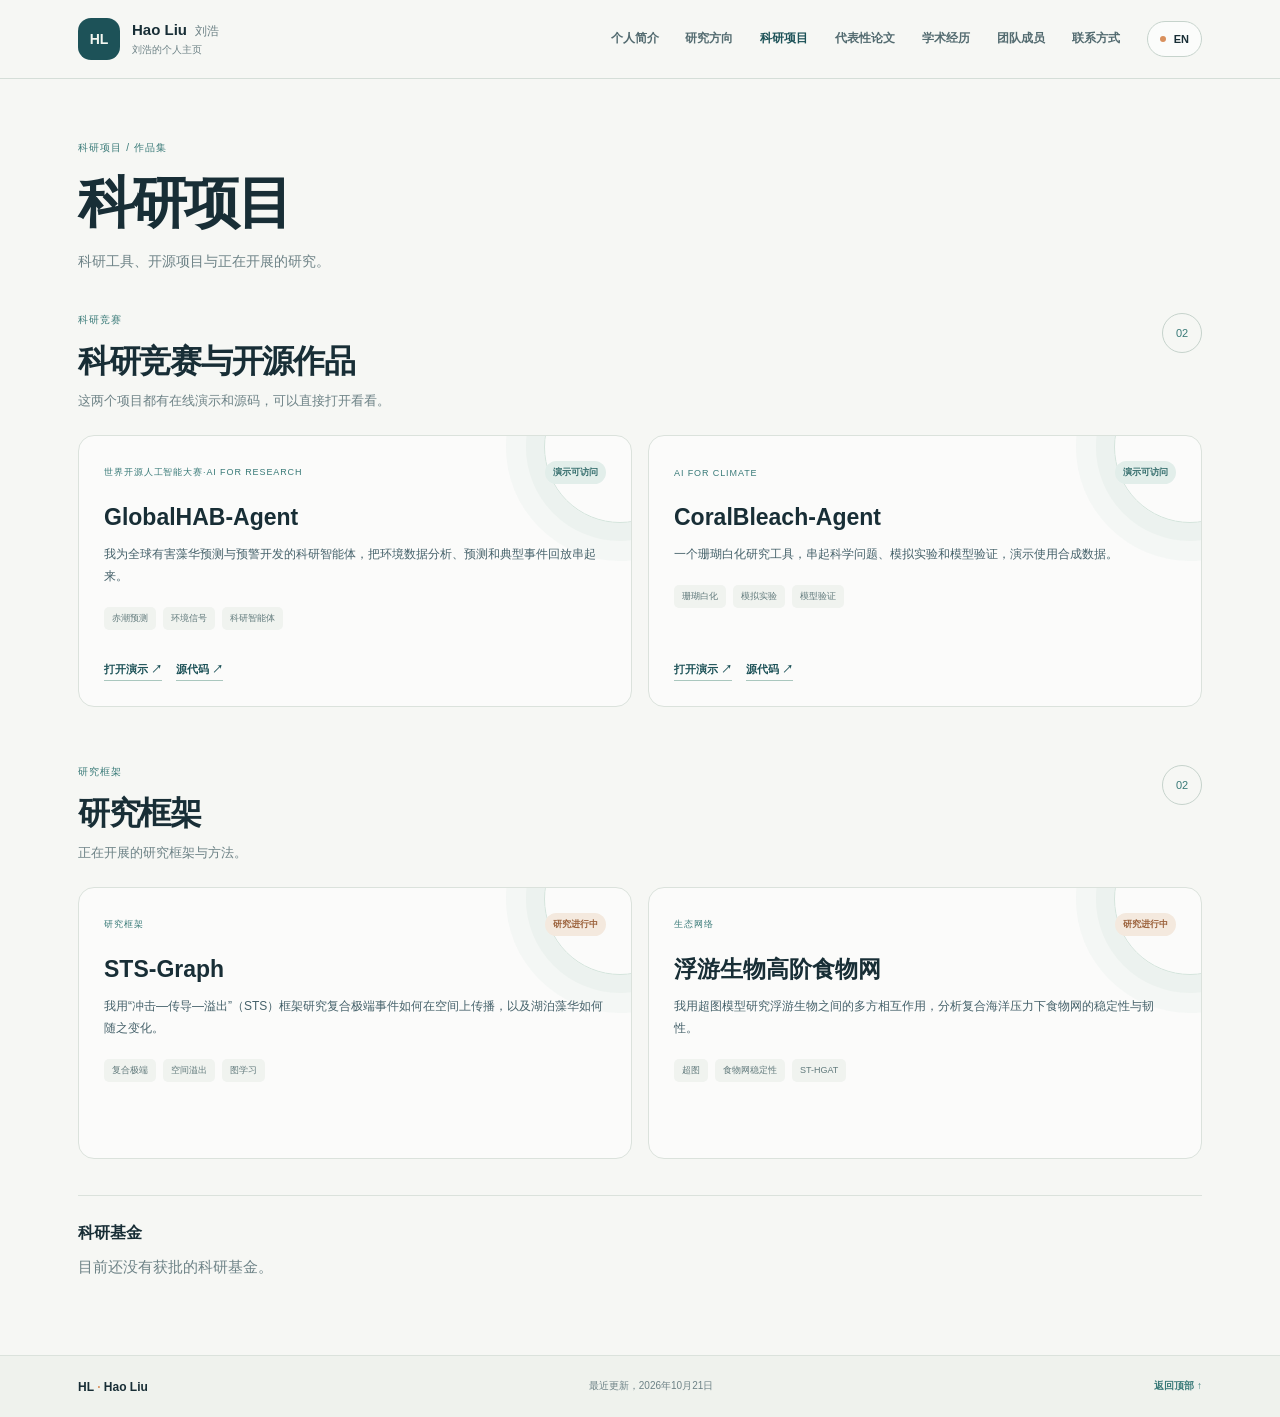
<file: projects.html>
<!doctype html>
<html lang="zh-CN">
<head>
  <meta charset="utf-8">
  <meta name="viewport" content="width=device-width, initial-scale=1">
  <meta name="theme-color" content="#f6f7f4">
  <meta name="description" content="刘浩的学术主页与科研作品集，关注人工智能、海洋生态与全球变化。">
  <meta property="og:title" content="刘浩｜人工智能与海洋生态">
  <meta property="og:description" content="刘浩的学术主页与科研作品集，关注人工智能、海洋生态与全球变化。">
  <meta property="og:type" content="website">
  <title>科研项目｜刘浩</title>
  <link rel="icon" href="assets/favicon.svg" type="image/svg+xml">
  <link rel="stylesheet" href="styles.css?v=20261021-1">
  <script defer src="script.js?v=20261021-1"></script>
</head>
<body data-page="projects">
  <a class="skip-link" href="#main" data-i18n="skip">跳转到正文</a>
  <header class="site-header">
    <div class="nav-shell">
      <a class="brand" href="index.html#top" aria-label="Hao Liu home">
        <span class="brand-mark">HL</span>
        <span class="brand-copy">
          <strong>Hao Liu <span class="brand-cn">刘浩</span></strong>
          <small data-i18n="brand.subtitle">刘浩的个人主页</small>
        </span>
      </a>

      <button class="menu-toggle" id="menu-toggle" type="button" aria-expanded="false" aria-controls="site-nav" aria-label="Open navigation">
        <span></span><span></span>
      </button>

      <nav class="site-nav" id="site-nav" aria-label="Main navigation">
        <a href="about.html" data-page-link="about" data-i18n="nav.about">个人简介</a>
        <a href="research.html" data-page-link="research" data-i18n="nav.research">研究方向</a>
        <a href="projects.html" data-page-link="projects" data-i18n="nav.projects">科研项目</a>
        <a href="publications.html" data-page-link="publications" data-i18n="nav.publications">代表性论文</a>
        <a href="background.html" data-page-link="background" data-i18n="nav.background">学术经历</a>
        <a href="members.html" data-page-link="members" data-i18n="nav.members">团队成员</a>
        <a href="contact.html" data-page-link="contact" data-i18n="nav.contact">联系方式</a>
        <button class="language-toggle" id="language-toggle" type="button" aria-label="Switch language">
          <span class="language-dot"></span><span id="language-label">中文</span>
        </button>
      </nav>
    </div>
  </header>
  <main id="main">
<section class="page-intro section-wrap" id="top"><p class="section-index" data-i18n="page.projects.eyebrow">科研项目 / 作品集</p><h1 data-i18n="page.projects.title">科研项目</h1><p class="page-intro-lede" data-i18n="page.projects.lede">科研工具、开源项目与正在开展的研究。</p></section><section class="section section-wrap projects-section page-content" id="projects">
  <div class="project-category-block">
    <div class="category-heading"><div><p class="section-index" data-i18n="projects.competition.eyebrow">科研竞赛</p><h2 data-i18n="projects.competition.title">科研竞赛与开源作品</h2><p class="category-lede" data-i18n="projects.competition.lede">这两个项目都有在线演示和源码，可以直接打开看看。</p></div><span class="category-count">02</span></div>
    <div class="projects-grid" id="projects-competition-grid"></div>
  </div>
  <div class="project-category-block">
    <div class="category-heading"><div><p class="section-index" data-i18n="projects.framework.eyebrow">研究框架</p><h2 data-i18n="projects.framework.title">研究框架</h2><p class="category-lede" data-i18n="projects.framework.lede">正在开展的研究框架与方法。</p></div><span class="category-count">02</span></div>
    <div class="projects-grid" id="projects-framework-grid"></div>
  </div>
  <div class="funding-note"><h2 data-i18n="projects.funding.title">科研基金</h2><p data-i18n="projects.funding.empty">目前还没有获批的科研基金。</p></div>
</section>
  </main>
  <footer class="site-footer">
    <div class="footer-inner">
      <a class="footer-brand" href="index.html#top">HL <span>·</span> Hao Liu</a>
      <p data-i18n="footer.note">最近更新，2026年10月21日</p>
      <a href="#top" class="back-top"><span data-i18n="footer.top">返回顶部</span> ↑</a>
    </div>
  </footer>
</body>
</html>
</file>
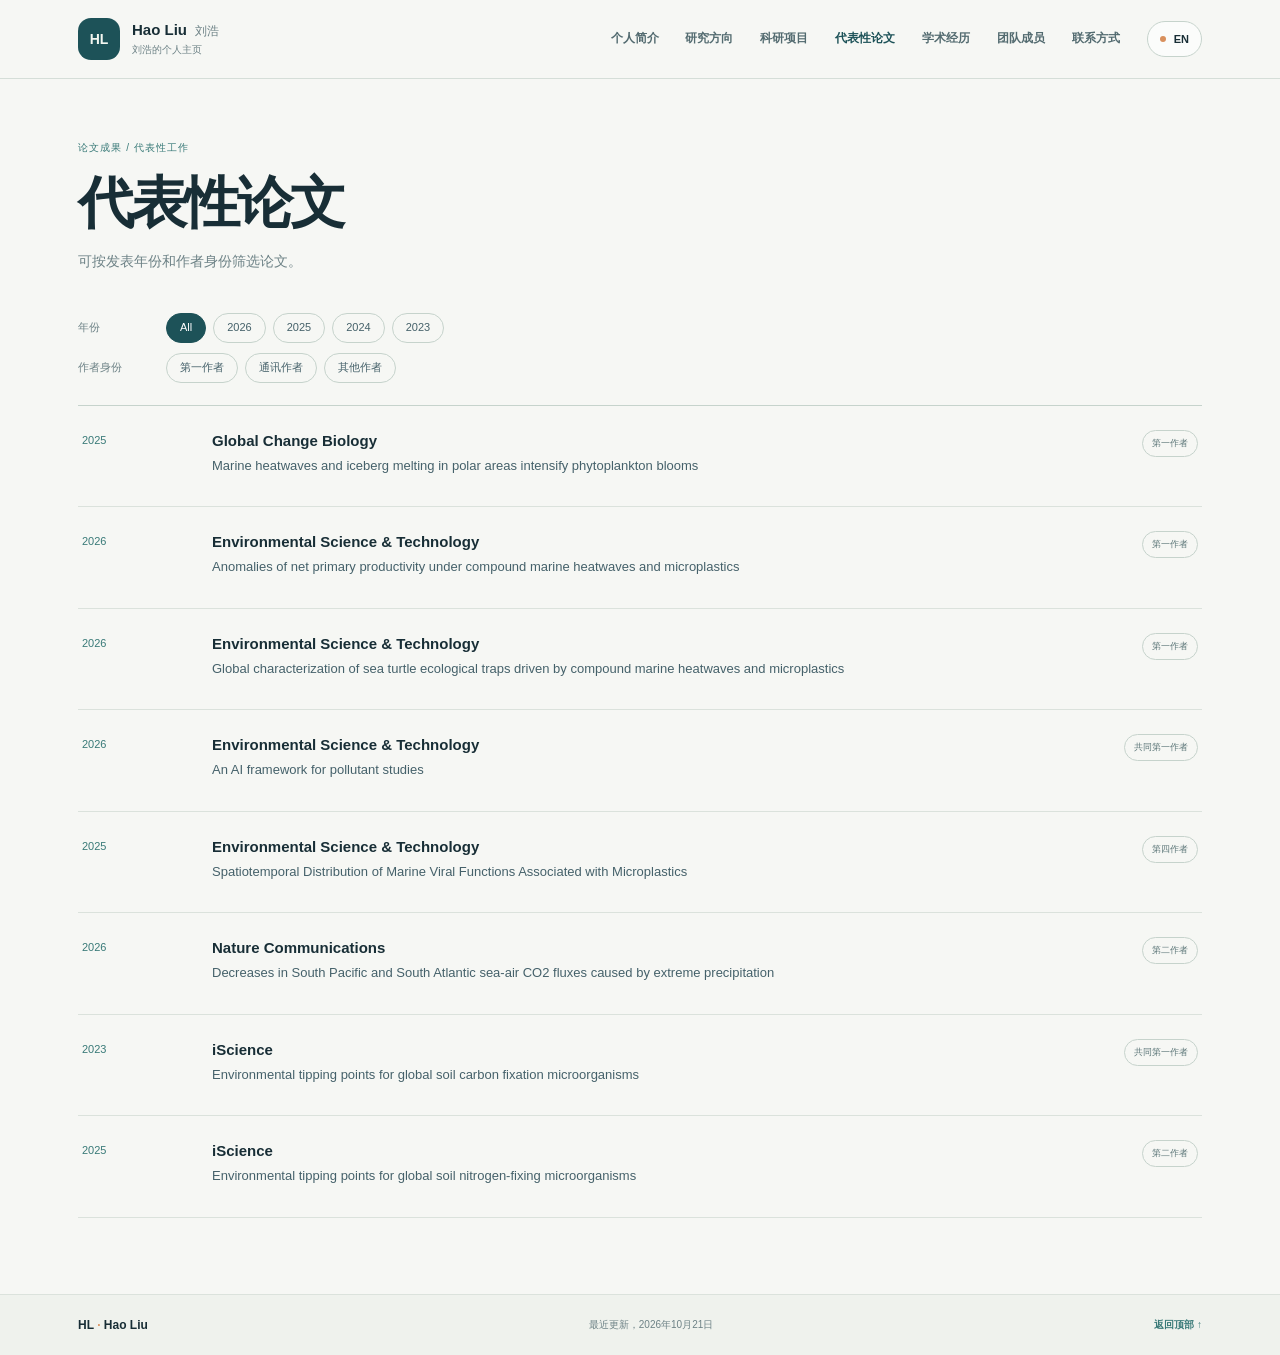
<file: publications.html>
<!doctype html>
<html lang="zh-CN">
<head>
  <meta charset="utf-8">
  <meta name="viewport" content="width=device-width, initial-scale=1">
  <meta name="theme-color" content="#f6f7f4">
  <meta name="description" content="刘浩的学术主页与科研作品集，关注人工智能、海洋生态与全球变化。">
  <meta property="og:title" content="刘浩｜人工智能与海洋生态">
  <meta property="og:description" content="刘浩的学术主页与科研作品集，关注人工智能、海洋生态与全球变化。">
  <meta property="og:type" content="website">
  <title>代表性论文｜刘浩</title>
  <link rel="icon" href="assets/favicon.svg" type="image/svg+xml">
  <link rel="stylesheet" href="styles.css?v=20261021-1">
  <script defer src="script.js?v=20261021-1"></script>
</head>
<body data-page="publications">
  <a class="skip-link" href="#main" data-i18n="skip">跳转到正文</a>
  <header class="site-header">
    <div class="nav-shell">
      <a class="brand" href="index.html#top" aria-label="Hao Liu home">
        <span class="brand-mark">HL</span>
        <span class="brand-copy">
          <strong>Hao Liu <span class="brand-cn">刘浩</span></strong>
          <small data-i18n="brand.subtitle">刘浩的个人主页</small>
        </span>
      </a>

      <button class="menu-toggle" id="menu-toggle" type="button" aria-expanded="false" aria-controls="site-nav" aria-label="Open navigation">
        <span></span><span></span>
      </button>

      <nav class="site-nav" id="site-nav" aria-label="Main navigation">
        <a href="about.html" data-page-link="about" data-i18n="nav.about">个人简介</a>
        <a href="research.html" data-page-link="research" data-i18n="nav.research">研究方向</a>
        <a href="projects.html" data-page-link="projects" data-i18n="nav.projects">科研项目</a>
        <a href="publications.html" data-page-link="publications" data-i18n="nav.publications">代表性论文</a>
        <a href="background.html" data-page-link="background" data-i18n="nav.background">学术经历</a>
        <a href="members.html" data-page-link="members" data-i18n="nav.members">团队成员</a>
        <a href="contact.html" data-page-link="contact" data-i18n="nav.contact">联系方式</a>
        <button class="language-toggle" id="language-toggle" type="button" aria-label="Switch language">
          <span class="language-dot"></span><span id="language-label">中文</span>
        </button>
      </nav>
    </div>
  </header>
  <main id="main">
<section class="page-intro section-wrap" id="top"><p class="section-index" data-i18n="page.publications.eyebrow">论文成果 / 代表性工作</p><h1 data-i18n="page.publications.title">代表性论文</h1><p class="page-intro-lede" data-i18n="page.publications.lede">可按发表年份和作者身份筛选论文。</p></section><section class="section section-wrap publications-section page-content" id="publications">
      <div class="publication-filters" id="publication-filters">
        <div class="publication-filter-row"><span class="filter-row-label" data-i18n="publications.filterYear">年份</span><div class="filter-options" id="publication-year-filters"></div></div>
        <div class="publication-filter-row"><span class="filter-row-label" data-i18n="publications.filterRole">作者身份</span><div class="filter-options" id="publication-role-filters"></div></div>
      </div>
      <div class="publication-list" id="publication-list"></div>
    </section>
  </main>
  <footer class="site-footer">
    <div class="footer-inner">
      <a class="footer-brand" href="index.html#top">HL <span>·</span> Hao Liu</a>
      <p data-i18n="footer.note">最近更新，2026年10月21日</p>
      <a href="#top" class="back-top"><span data-i18n="footer.top">返回顶部</span> ↑</a>
    </div>
  </footer>
</body>
</html>
</file>
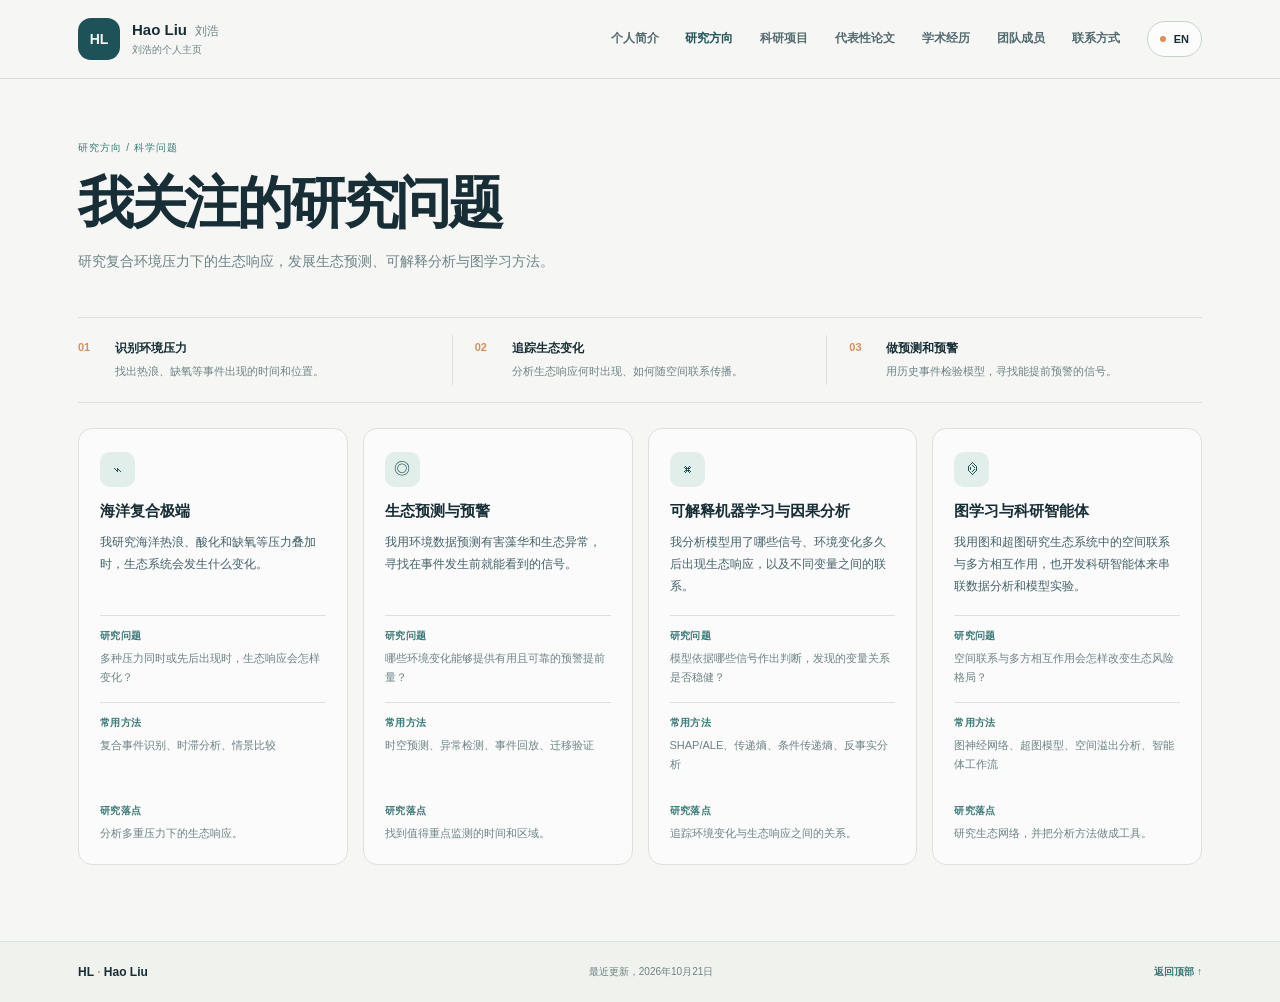
<file: research.html>
<!doctype html>
<html lang="zh-CN">
<head>
  <meta charset="utf-8">
  <meta name="viewport" content="width=device-width, initial-scale=1">
  <meta name="theme-color" content="#f6f7f4">
  <meta name="description" content="刘浩的学术主页与科研作品集，关注人工智能、海洋生态与全球变化。">
  <meta property="og:title" content="刘浩｜人工智能与海洋生态">
  <meta property="og:description" content="刘浩的学术主页与科研作品集，关注人工智能、海洋生态与全球变化。">
  <meta property="og:type" content="website">
  <title>研究方向｜刘浩</title>
  <link rel="icon" href="assets/favicon.svg" type="image/svg+xml">
  <link rel="stylesheet" href="styles.css?v=20261021-1">
  <script defer src="script.js?v=20261021-1"></script>
</head>
<body data-page="research">
  <a class="skip-link" href="#main" data-i18n="skip">跳转到正文</a>
  <header class="site-header">
    <div class="nav-shell">
      <a class="brand" href="index.html#top" aria-label="Hao Liu home">
        <span class="brand-mark">HL</span>
        <span class="brand-copy">
          <strong>Hao Liu <span class="brand-cn">刘浩</span></strong>
          <small data-i18n="brand.subtitle">刘浩的个人主页</small>
        </span>
      </a>

      <button class="menu-toggle" id="menu-toggle" type="button" aria-expanded="false" aria-controls="site-nav" aria-label="Open navigation">
        <span></span><span></span>
      </button>

      <nav class="site-nav" id="site-nav" aria-label="Main navigation">
        <a href="about.html" data-page-link="about" data-i18n="nav.about">个人简介</a>
        <a href="research.html" data-page-link="research" data-i18n="nav.research">研究方向</a>
        <a href="projects.html" data-page-link="projects" data-i18n="nav.projects">科研项目</a>
        <a href="publications.html" data-page-link="publications" data-i18n="nav.publications">代表性论文</a>
        <a href="background.html" data-page-link="background" data-i18n="nav.background">学术经历</a>
        <a href="members.html" data-page-link="members" data-i18n="nav.members">团队成员</a>
        <a href="contact.html" data-page-link="contact" data-i18n="nav.contact">联系方式</a>
        <button class="language-toggle" id="language-toggle" type="button" aria-label="Switch language">
          <span class="language-dot"></span><span id="language-label">中文</span>
        </button>
      </nav>
    </div>
  </header>
  <main id="main">
<section class="page-intro section-wrap" id="top"><p class="section-index" data-i18n="page.research.eyebrow">研究方向 / 科学问题</p><h1 data-i18n="page.research.title">我关注的研究问题</h1><p class="page-intro-lede" data-i18n="page.research.lede">研究复合环境压力下的生态响应，发展生态预测、可解释分析与图学习方法。</p></section><section class="section section-wrap research-section page-content" id="research">
      <div class="research-logic" aria-label="Research workflow">
        <div><span>01</span><strong data-i18n="research.logic1.title">识别环境压力</strong><p data-i18n="research.logic1.text">找出热浪、缺氧等事件出现的时间和位置。</p></div>
        <div><span>02</span><strong data-i18n="research.logic2.title">追踪生态变化</strong><p data-i18n="research.logic2.text">分析生态响应何时出现、如何随空间联系传播。</p></div>
        <div><span>03</span><strong data-i18n="research.logic3.title">做预测和预警</strong><p data-i18n="research.logic3.text">用历史事件检验模型，寻找能提前预警的信号。</p></div>
      </div>
      <div class="research-grid" id="research-grid"></div>
    </section>
  </main>
  <footer class="site-footer">
    <div class="footer-inner">
      <a class="footer-brand" href="index.html#top">HL <span>·</span> Hao Liu</a>
      <p data-i18n="footer.note">最近更新，2026年10月21日</p>
      <a href="#top" class="back-top"><span data-i18n="footer.top">返回顶部</span> ↑</a>
    </div>
  </footer>
</body>
</html>
</file>
<file: styles.css>
:root{--paper:#f6f7f4;--white:#fff;--ink:#182e36;--ink-soft:#45616a;--muted:#6d8286;--line:#dbe2dc;--line-strong:#c6d3cc;--teal:#397a78;--teal-deep:#1d5258;--teal-pale:#e2eeea;--orange:#d9905d;--serif:"Microsoft YaHei","微软雅黑",sans-serif;--sans:"Microsoft YaHei","微软雅黑",sans-serif;--display:"Microsoft YaHei","微软雅黑",sans-serif;--mono:"Microsoft YaHei","微软雅黑",sans-serif;--content:1180px}
*{box-sizing:border-box}html{scroll-behavior:smooth;scroll-padding-top:92px}body{margin:0;background:var(--paper);color:var(--ink);font:15px/1.65 var(--sans);-webkit-font-smoothing:antialiased}a{color:inherit;text-decoration:none}button{font:inherit}::selection{background:#c9e1d8;color:var(--ink)}.skip-link{position:absolute;left:16px;top:-60px;z-index:1000;background:var(--ink);color:white;padding:10px 14px;border-radius:6px}.skip-link:focus{top:12px}
.site-header{position:sticky;top:0;z-index:100;background:rgba(246,247,244,.93);backdrop-filter:blur(16px);border-bottom:1px solid rgba(198,211,204,.7)}.nav-shell{max-width:var(--content);margin:auto;min-height:78px;padding:0 28px;display:flex;align-items:center;justify-content:space-between;gap:28px}.brand{display:inline-flex;align-items:center;gap:12px;flex-shrink:0}.brand-mark{display:grid;place-items:center;width:42px;height:42px;border-radius:13px;color:#f4f7f1;background:var(--teal-deep);font:700 14px var(--display)}.brand-copy{display:flex;flex-direction:column;line-height:1.28}.brand-copy strong{font:700 15px var(--display)}.brand-cn{color:var(--muted);font-size:12px;font-weight:500;margin-left:4px}.brand-copy small{color:var(--muted);font-size:10px;margin-top:4px}.site-nav{display:flex;align-items:center;gap:clamp(14px,2.1vw,28px)}.site-nav>a{color:#536b70;font-size:12px;font-weight:600}.site-nav>a:hover,.site-nav>a.active{color:var(--teal-deep)}.language-toggle{border:1px solid var(--line-strong);background:rgba(255,255,255,.55);color:var(--ink);display:inline-flex;align-items:center;gap:8px;padding:8px 12px;border-radius:99px;font-size:11px;font-weight:700;cursor:pointer}.language-dot{width:6px;height:6px;background:var(--orange);border-radius:50%}.menu-toggle{display:none}.section-wrap{width:min(var(--content),100%);margin:0 auto;padding-left:28px;padding-right:28px}
.hero{min-height:610px;display:grid;grid-template-columns:1.04fr .96fr;align-items:center;gap:clamp(34px,5vw,72px);padding-top:64px;padding-bottom:76px}.hero-copy{padding:8px 0 14px}.eyebrow,.section-index{margin:0;font:500 10px var(--mono);letter-spacing:.11em;color:var(--teal)}.eyebrow{display:flex;align-items:center;gap:11px;margin-bottom:23px}.eyebrow-line{display:inline-block;width:25px;height:1px;background:var(--orange)}h1,h2,h3,h4,p{margin-top:0}h1{max-width:630px;margin-bottom:24px;font:600 clamp(42px,5vw,67px)/1.09 var(--display);letter-spacing:-.06em}h1 em,h1 .hero-highlight{color:var(--teal);font-family:var(--display);font-style:normal;font-weight:600}.hero-lede{max-width:540px;margin-bottom:30px;color:var(--ink-soft);font-size:15px;line-height:1.85}.hero-actions{display:flex;align-items:center;flex-wrap:wrap;gap:12px}.button{min-height:45px;display:inline-flex;align-items:center;justify-content:center;gap:19px;padding:0 17px;border-radius:8px;font-size:12px;font-weight:700;transition:transform .2s}.button:hover{transform:translateY(-2px)}.button-primary{background:var(--teal-deep);color:white;border:1px solid var(--teal-deep)}.button-quiet{border:1px solid var(--line-strong);background:transparent}.hero-meta{display:flex;align-items:center;gap:9px;margin-top:31px;color:var(--muted);font-size:11px}.meta-pin{width:7px;height:7px;border-radius:50%;background:var(--orange);box-shadow:0 0 0 4px #f6e9dd;margin:0 3px}
.hero-visual{position:relative;overflow:hidden;min-height:490px;padding:18px;border:1px solid #d7e0d9;border-radius:22px;background:linear-gradient(142deg,#edf2ed,#d7e7e1);box-shadow:0 22px 50px #2348480e}.visual-topline{display:flex;justify-content:space-between;align-items:center;gap:10px;color:#587b7d;font:500 9px var(--mono);letter-spacing:.1em}.visual-live{display:inline-flex;align-items:center;gap:7px;font:500 10px var(--sans)}.visual-live i{width:6px;height:6px;background:var(--orange);border-radius:50%}.ocean-graphic{display:block;width:100%;height:auto;margin:0 auto;max-height:425px}.ocean-graphic text{font-family:var(--sans)!important}.visual-caption{position:absolute;bottom:16px;left:20px;right:20px;display:flex;align-items:center;justify-content:space-between;gap:10px;color:#527579;font-size:10px}.caption-index{font:9px var(--mono);color:#7c9997}
.quick-facts{display:grid;grid-template-columns:repeat(4,1fr);border-top:1px solid var(--line);border-bottom:1px solid var(--line);padding-top:22px;padding-bottom:22px}.fact{min-height:65px;padding:0 25px;display:flex;flex-direction:column;justify-content:center;border-right:1px solid var(--line)}.fact:first-child{padding-left:0}.fact:last-child{border:0}.fact-value{font:700 22px var(--display);letter-spacing:-.045em}.fact-value>span{color:var(--teal)}.fact-star{color:var(--orange)!important}.fact-label{color:var(--muted);font-size:10px;margin-top:2px}
.section{padding-top:105px;padding-bottom:15px}.section-heading{margin-bottom:39px}.section-index{display:block;margin-bottom:15px}.section-heading h2,.award-content h2,.contact-panel h2{max-width:720px;margin:0;font:600 clamp(29px,3.5vw,43px)/1.17 var(--display);letter-spacing:-.05em}.about-grid{display:grid;grid-template-columns:.8fr 1.2fr;gap:clamp(30px,7vw,110px);padding:10px 0 32px}.about-lead p{max-width:400px;margin:0;font:400 23px/1.48 var(--serif);color:var(--teal-deep)}.about-detail p{max-width:650px;margin:0;color:var(--ink-soft);font-size:14px;line-height:1.95}.inline-tags,.project-tags{display:flex;flex-wrap:wrap;gap:7px;margin-top:22px}.inline-tags span{border:1px solid var(--line-strong);border-radius:99px;padding:5px 10px;color:#587276;font-size:10px;background:#ffffff70}.heading-with-note{display:flex;justify-content:space-between;align-items:end;gap:30px}.section-note{max-width:320px;margin:0 0 4px;color:var(--muted);font-size:12px;line-height:1.8}.research-grid{display:grid;grid-template-columns:repeat(4,1fr);gap:13px}.research-card{min-height:250px;padding:22px 20px;border:1px solid var(--line);border-radius:14px;background:#ffffff8a;display:flex;flex-direction:column;transition:transform .22s,border-color .22s}.research-card:hover{transform:translateY(-4px);background:white;border-color:#a9c4bb}.research-icon{margin:0 0 13px;width:35px;height:35px;display:grid;place-items:center;color:var(--teal-deep);background:var(--teal-pale);border-radius:10px;font-size:16px}.research-card h3{font:700 15px/1.35 var(--display);margin-bottom:10px}.research-card p{margin:0;color:var(--muted);font-size:11px;line-height:1.75}
.projects-section,.publications-section{padding-top:112px}.projects-grid{display:grid;grid-template-columns:repeat(2,1fr);gap:16px}.project-card{min-height:272px;padding:25px;border-radius:16px;border:1px solid var(--line);background:#ffffff8c;position:relative;overflow:hidden;display:flex;flex-direction:column}.project-card:after{content:"";position:absolute;width:150px;height:150px;right:-65px;top:-65px;border:1px solid #d4e4dc;border-radius:50%;box-shadow:0 0 0 18px #d4e4dc40,0 0 0 38px #d4e4dc2e;pointer-events:none}.project-top{display:flex;align-items:center;justify-content:space-between;gap:12px;margin-bottom:19px;position:relative;z-index:1}.project-type{color:var(--teal);font:500 9px var(--mono);letter-spacing:.1em;text-transform:uppercase}.status-pill{border-radius:99px;padding:4px 8px;background:var(--teal-pale);color:#346d6c;font-size:9px;font-weight:700;white-space:nowrap}.status-research{background:#f4e9de;color:#9c633d}.project-card h3{font:700 23px/1.25 var(--display);margin:0 0 11px;position:relative;z-index:1}.project-card p{color:var(--ink-soft);font-size:12px;line-height:1.85;margin-bottom:20px;position:relative;z-index:1}.project-tags{margin:0 0 20px}.project-tags span{padding:4px 8px;border-radius:5px;background:#f0f3ef;color:#617a7c;font-size:9px}.project-links{display:flex;flex-wrap:wrap;gap:14px;margin-top:auto;position:relative;z-index:1}.project-links a{color:var(--teal-deep);font-size:11px;font-weight:700;border-bottom:1px solid #aac7be;padding-bottom:2px}.placeholder-link{color:var(--muted);font-size:11px;border-bottom:1px dashed #c4cfca}
.publication-list{border-top:1px solid var(--line-strong)}.publication-item{display:grid;grid-template-columns:105px 1fr auto;gap:25px;align-items:start;padding:24px 4px;border-bottom:1px solid var(--line)}.publication-year{color:var(--teal);font:500 11px var(--mono);padding-top:4px}.publication-journal{font:700 15px/1.4 var(--display);margin:0 0 5px}.publication-title{color:var(--ink-soft);font:400 13px/1.5 var(--serif);margin:0 0 7px}.publication-note{color:var(--muted);font-size:10px;margin:0}.publication-role{border:1px solid var(--line-strong);border-radius:99px;padding:5px 9px;color:#5d7779;font-size:9px;white-space:nowrap}.editorial-note{display:flex;align-items:start;gap:9px;margin:17px 0 0;color:#8a7a69;font-size:10px;line-height:1.7}.editorial-note>span:first-child{color:var(--orange)}
.recognition-section{padding-top:94px}.award-panel{background:var(--teal-deep);color:#f3f6ef;border-radius:18px;padding:37px 40px;display:grid;grid-template-columns:54px 1fr 140px;gap:27px;align-items:center;position:relative;overflow:hidden}.award-panel:after{content:"";position:absolute;right:30px;bottom:-160px;width:330px;height:330px;border:1px solid #daefe429;border-radius:50%;box-shadow:0 0 0 28px #daefe409,0 0 0 60px #daefe406}.award-symbol{display:grid;place-items:center;width:52px;height:52px;border:1px solid #ffffff40;border-radius:15px;color:#efb182;font-size:25px}.award-content{position:relative;z-index:1}.award-content .section-index{color:#a9d1c7;margin-bottom:11px}.award-content h2{font-size:clamp(25px,3vw,35px);color:white}.award-subtitle{margin:9px 0 13px;color:#b7d2cb;font-size:12px}.award-description{max-width:640px;margin:0;color:#d5e2dc;font-size:12px;line-height:1.8}.award-rank{position:relative;z-index:1;text-align:right;border-left:1px solid #ffffff33;padding-left:25px}.rank-number{display:block;font:700 55px/.95 var(--display);color:#f0b486}.rank-label{display:block;color:#b9d1c9;font:9px var(--mono);letter-spacing:.08em;margin-top:10px}
.background-section{padding-top:112px}.background-grid{display:grid;grid-template-columns:1fr 1fr;gap:clamp(35px,7vw,95px)}.subheading{color:var(--teal);font:500 10px var(--mono);text-transform:uppercase;letter-spacing:.1em;margin:0 0 24px}.timeline{border-left:1px solid var(--line-strong);padding-left:22px;margin-left:5px;display:flex;flex-direction:column;gap:25px}.timeline-item,.experience-card{position:relative}.timeline-item:before,.experience-marker{position:absolute;left:-28px;top:5px;width:9px;height:9px;border-radius:50%;background:var(--orange);border:2px solid var(--paper);box-shadow:0 0 0 1px var(--orange)}.timeline-date{color:var(--muted);font:10px var(--mono);margin:0 0 5px}.timeline-item h4,.experience-card h4{margin:0 0 4px;font:700 15px var(--display)}.timeline-place{color:var(--teal);font-size:12px;margin:0 0 5px}.timeline-description{color:var(--muted);font-size:11px;margin:0;line-height:1.75}.experience-card{border-left:1px solid var(--line-strong);margin-left:5px;padding-left:22px;min-height:110px}.experience-marker{display:block}
.contact-section{padding-top:112px;padding-bottom:95px}.contact-panel{border-top:1px solid var(--line-strong);padding-top:40px;display:grid;grid-template-columns:1fr .9fr;gap:clamp(35px,8vw,110px)}.contact-panel h2{font-size:clamp(30px,3.4vw,42px)}.contact-description{max-width:430px;color:var(--muted);font-size:13px;line-height:1.85;margin:20px 0 0}.contact-links{border-top:1px solid var(--line)}.contact-link{display:grid;grid-template-columns:100px 1fr auto;align-items:center;gap:12px;min-height:57px;border-bottom:1px solid var(--line);font-size:11px}.contact-link>span:first-child{font-weight:700}.contact-link-value{color:var(--teal);overflow-wrap:anywhere}.contact-link>span:last-child{color:var(--orange)}.contact-placeholder .contact-link-value{color:#9a8d80;font-style:italic}.placeholder-tag{font:8px var(--mono);color:#a58d77!important}.site-footer{border-top:1px solid var(--line);background:#eff2ed}.footer-inner{max-width:var(--content);margin:auto;padding:22px 28px;display:flex;justify-content:space-between;align-items:center;gap:20px}.footer-brand{font:700 12px var(--display)}.footer-brand span{color:var(--orange)}.footer-inner p{color:var(--muted);font-size:10px;margin:0}.back-top{color:var(--teal);font-size:10px;font-weight:700}
@media(max-width:980px){.nav-shell{padding:0 22px}.site-nav{gap:14px}.site-nav>a{font-size:11px}.hero{gap:30px;min-height:560px}.hero-visual{min-height:420px}.research-grid{grid-template-columns:repeat(2,1fr)}.research-card{min-height:225px}}
@media(max-width:760px){html{scroll-padding-top:78px}.nav-shell{min-height:70px;padding:0 19px}.brand-mark{width:39px;height:39px}.menu-toggle{width:42px;height:42px;border:1px solid var(--line-strong);border-radius:10px;display:flex;flex-direction:column;align-items:center;justify-content:center;gap:5px;background:transparent;cursor:pointer}.menu-toggle span{width:16px;height:1.5px;background:var(--ink);display:block;transition:transform .2s}.menu-toggle[aria-expanded=true] span:first-child{transform:translateY(3.2px) rotate(45deg)}.menu-toggle[aria-expanded=true] span:last-child{transform:translateY(-3.2px) rotate(-45deg)}.site-nav{position:absolute;display:none;top:69px;left:0;right:0;padding:17px 20px 22px;background:#f6f7f4fc;border-bottom:1px solid var(--line);box-shadow:0 18px 25px #182e360f;align-items:stretch;flex-direction:column;gap:0}.site-nav.open{display:flex}.site-nav>a{padding:10px 0;border-bottom:1px solid #dbe2dcb3;font-size:13px}.language-toggle{align-self:flex-start;margin-top:13px}.section-wrap{padding-left:20px;padding-right:20px}.hero{display:flex;flex-direction:column;align-items:stretch;padding-top:52px;padding-bottom:44px;gap:34px}h1{font-size:clamp(42px,10vw,61px)}.hero-lede{font-size:14px}.hero-visual{min-height:390px}.ocean-graphic{max-height:345px}.quick-facts{grid-template-columns:repeat(2,1fr);padding:12px 0}.fact{padding:13px 14px;border-bottom:1px solid var(--line);min-height:74px}.fact:first-child{padding-left:14px}.fact:nth-child(2){border-right:0}.fact:nth-child(3),.fact:nth-child(4){border-bottom:0}.section{padding-top:76px}.about-grid,.background-grid,.contact-panel{grid-template-columns:1fr;gap:25px}.about-lead p{max-width:580px;font-size:22px}.heading-with-note{display:block}.section-note{margin-top:15px;max-width:520px}.projects-section,.publications-section,.background-section,.contact-section{padding-top:80px}.projects-grid{grid-template-columns:1fr}.project-card{min-height:245px;padding:22px}.publication-item{grid-template-columns:62px 1fr;gap:12px;padding:20px 2px}.publication-role{grid-column:2;justify-self:start}.award-panel{grid-template-columns:44px 1fr;gap:18px;padding:28px 22px}.award-symbol{width:44px;height:44px;border-radius:12px}.award-rank{grid-column:2;text-align:left;border-left:0;border-top:1px solid #ffffff33;padding:17px 0 0;display:flex;align-items:baseline;gap:12px}.rank-number{font-size:42px}.rank-label{margin-top:0}.contact-section{padding-bottom:65px}.contact-link{grid-template-columns:92px minmax(0,1fr) auto}.footer-inner{padding:20px;flex-wrap:wrap}.footer-inner p{order:3;flex-basis:100%}}
@media(max-width:420px){.brand-copy small{max-width:170px;font-size:9px}.hero-visual{min-height:320px;padding:14px 12px}.ocean-graphic{margin-top:9px}.visual-caption{left:13px;right:13px;font-size:9px}.caption-index{display:none}.research-grid{grid-template-columns:1fr}.research-card{min-height:200px}.contact-link{grid-template-columns:1fr auto;gap:2px 12px;padding:10px 0}.contact-link-value{grid-column:1;grid-row:2}.contact-link>span:last-child{grid-column:2;grid-row:1/span 2}}
@media(prefers-reduced-motion:reduce){*,*:before,*:after{scroll-behavior:auto!important;transition-duration:.01ms!important}}

/* STS globe refinement */
.hero-visual::before{content:"";position:absolute;inset:0;background:radial-gradient(circle at 18% 18%,rgba(255,255,255,.34),transparent 34%),radial-gradient(circle at 84% 20%,rgba(255,255,255,.16),transparent 25%);pointer-events:none}
.hero-visual::after{content:"";position:absolute;right:-58px;bottom:-72px;width:210px;height:210px;border-radius:50%;border:1px solid rgba(92,136,137,.18);box-shadow:0 0 0 24px rgba(92,136,137,.05),0 0 0 48px rgba(92,136,137,.025);pointer-events:none}
.visual-topline,.visual-caption{position:relative;z-index:2}
.ocean-graphic{position:relative;z-index:1;margin:8px auto 0}
.ocean-graphic text{font-family:"Microsoft YaHei","微软雅黑",sans-serif}
.timeline-item h4{font-family:"Microsoft YaHei","微软雅黑",sans-serif}
@media(max-width:760px){.hero-visual{min-height:420px}.ocean-graphic{max-height:390px}.visual-caption{font-size:9px}}

/* Softer, publication-homepage treatment for the realistic Pacific-centred globe */
.sts-globe-realistic text{font-family:"Microsoft YaHei","微软雅黑",sans-serif}
.sts-globe-realistic{overflow:visible}
.sts-globe-realistic a{color:inherit}
.publication-title a{color:inherit;text-decoration-color:rgba(72,125,125,.35);text-underline-offset:3px}
.publication-title a:hover{text-decoration-color:currentColor}

/* Refined homepage globe and safe caption spacing */
.sts-globe-realistic{overflow:visible}
.sts-globe-realistic image{filter:drop-shadow(0 7px 7px rgba(41,81,93,.10))}
.visual-caption{left:24px;right:28px;bottom:16px;gap:12px;align-items:flex-end}
.visual-caption>span:first-child{max-width:68%;min-width:0}
.caption-index{flex:0 0 auto;white-space:nowrap;margin-left:auto;padding-right:7px;font:9px var(--mono);letter-spacing:.035em;color:#7c9997}
.publication-title a{color:inherit;text-decoration-color:rgba(72,125,125,.35);text-underline-offset:3px}
.publication-title a:hover{text-decoration-color:currentColor}
@media(max-width:760px){.visual-caption{left:18px;right:18px;bottom:14px;gap:8px;font-size:9px}.visual-caption>span:first-child{max-width:62%}.caption-index{font-size:8px;padding-right:0}}

/* October 2026 refinement: keep the globe editorial, geographically grounded, and unclipped */
.visual-topline{justify-content:flex-end}
.visual-caption{left:22px;right:30px;bottom:16px;gap:12px;align-items:flex-end}
.visual-caption>span:first-child{max-width:68%;min-width:0}
.caption-index{flex:0 0 auto;white-space:nowrap;margin-left:auto;padding-right:10px;font-size:9px;letter-spacing:.02em}
.sts-globe-realistic{overflow:visible}
.publication-title a{color:inherit;text-decoration-color:rgba(72,125,125,.35);text-underline-offset:3px}
.publication-title a:hover{text-decoration-color:currentColor}
@media(max-width:760px){.visual-caption{left:18px;right:22px;bottom:14px;gap:8px;font-size:9px}.visual-caption>span:first-child{max-width:62%}.caption-index{font-size:8px;padding-right:2px}}


/* Publication filters: compact controls that preserve the existing publication-row layout. */
.publication-filters{display:flex;flex-direction:column;gap:10px;margin:0 0 22px}
.publication-filter-row{display:flex;align-items:center;gap:12px;min-height:30px}
.filter-row-label{flex:0 0 76px;color:var(--muted);font-size:11px;line-height:1.4}
.filter-options{display:flex;flex-wrap:wrap;gap:7px}
.filter-chip{appearance:none;border:1px solid var(--line-strong);border-radius:999px;padding:7px 13px;background:transparent;color:var(--ink-soft);font:500 11px/1.25 var(--display);cursor:pointer;transition:background .18s,border-color .18s,color .18s}
.filter-chip:hover{border-color:var(--teal);color:var(--teal-deep)}
.filter-chip.is-active{border-color:var(--teal-deep);background:var(--teal-deep);color:#fff}
.filter-chip:focus-visible{outline:2px solid var(--orange);outline-offset:3px}
.publication-empty{margin:0;padding:24px 4px;border-bottom:1px solid var(--line);color:var(--muted);font-size:13px;line-height:1.7}
@media(max-width:600px){.publication-filter-row{align-items:flex-start;gap:7px}.filter-row-label{flex-basis:65px;padding-top:8px}.filter-chip{padding:7px 10px}}


/* Independent page layouts: keep each navigation item focused on one topic. */
.page-intro.section-wrap{padding-top:62px;padding-bottom:8px}
.page-intro .section-index{margin-bottom:16px}
.page-intro h1{max-width:900px;margin:0 0 15px;font:600 clamp(36px,4.4vw,58px)/1.12 var(--display);letter-spacing:-.055em}
.page-intro-lede{max-width:740px;margin:0;color:var(--muted);font-size:14px;line-height:1.85}
.section.page-content{padding-top:30px;padding-bottom:76px}
.about-section.page-content .about-grid{padding-top:10px;padding-bottom:30px}
.research-grid{align-items:start}
.research-card{min-height:0;align-self:start;height:auto;padding:21px 20px}
.research-card .research-icon{margin-top:0}
.project-category-block+.project-category-block{margin-top:58px}
.category-heading{display:flex;align-items:flex-start;justify-content:space-between;gap:24px;margin-bottom:22px}
.category-heading h2{font:600 clamp(24px,2.7vw,32px)/1.2 var(--display);letter-spacing:-.04em;margin:8px 0 0}
.category-lede{max-width:700px;color:var(--muted);font-size:13px;line-height:1.75;margin:10px 0 0}
.category-count{flex:0 0 auto;display:grid;place-items:center;min-width:40px;height:40px;padding:0 10px;border:1px solid var(--line-strong);border-radius:50%;color:var(--teal);font:500 11px var(--mono)}
.funding-grid{display:grid;grid-template-columns:repeat(2,minmax(0,1fr));gap:14px}
.funding-card{min-height:142px;padding:23px 24px;border:1px dashed var(--line-strong);border-radius:14px;background:#ffffff70}
.funding-mark{display:grid;place-items:center;width:30px;height:30px;border-radius:9px;background:var(--teal-pale);color:var(--teal-deep);font-size:18px;margin-bottom:15px}
.funding-card h3{font:700 15px/1.4 var(--display);margin:0 0 8px}
.funding-card p{max-width:620px;margin:0;color:var(--muted);font-size:12px;line-height:1.8}
.members-empty-panel{max-width:820px;padding:38px;border:1px solid var(--line);border-radius:18px;background:#ffffff80}
.members-empty-symbol{display:grid;place-items:center;width:52px;height:52px;border:1px solid var(--line-strong);border-radius:15px;background:var(--teal-pale);color:var(--teal-deep);font-weight:700;letter-spacing:.02em;margin-bottom:24px}
.members-empty-panel .section-index{margin-bottom:9px}
.members-empty-panel h2{font:600 clamp(23px,2.8vw,32px)/1.25 var(--display);letter-spacing:-.04em;margin:0 0 12px}
.members-empty-panel>p:last-child{max-width:590px;margin:0;color:var(--muted);font-size:13px;line-height:1.9}
@media(max-width:760px){
  .page-intro.section-wrap{padding-top:42px;padding-bottom:5px}
  .page-intro h1{font-size:clamp(34px,8vw,48px)}
  .section.page-content{padding-top:24px;padding-bottom:54px}
  .funding-grid{grid-template-columns:1fr}
  .category-heading{gap:12px}
  .category-count{min-width:34px;height:34px}
  .members-empty-panel{padding:26px 22px}
}


/* Content-rich academic pages: consistent card heights and clearer reading rhythm. */
.research-grid{grid-template-columns:repeat(4,minmax(0,1fr));grid-auto-rows:1fr;align-items:stretch;gap:15px}
.research-card{height:100%;min-height:0;align-self:stretch;padding:23px 21px 21px;display:flex;flex-direction:column;gap:0}
.research-card h3{font-size:15px;line-height:1.45;margin:0 0 11px}
.research-card .research-summary{font-size:12px;line-height:1.8;color:var(--ink-soft);margin:0 0 17px}
.research-card-detail{padding:12px 0 0;margin-top:1px;border-top:1px solid var(--line)}
.research-card-detail>span,.research-card-focus>span{display:block;color:var(--teal);font-size:10px;font-weight:700;letter-spacing:.04em;margin-bottom:4px}
.research-card-detail p,.research-card-focus p{font-size:11px;line-height:1.75;color:var(--muted);margin:0}
.research-card-focus{margin-top:auto;padding-top:15px}
.research-card-compact{min-height:250px;padding:21px 19px}
.research-card-compact .research-summary{margin-bottom:10px}
.research-card-compact .research-focus{font-size:11px;line-height:1.75;color:var(--muted);margin:0 0 18px}
.research-card-link{margin-top:auto;padding-top:12px;border-top:1px solid var(--line);color:var(--teal-deep);font-size:11px;font-weight:700}
.research-card-link:hover,.text-link:hover,.home-work-links a:hover{color:var(--orange)}
.home-section-heading{display:flex;align-items:end;justify-content:space-between;gap:25px;margin-bottom:24px}
.home-section-heading h2{font:600 clamp(27px,3vw,38px)/1.2 var(--display);letter-spacing:-.045em;margin:10px 0 0}
.text-link{flex-shrink:0;color:var(--teal-deep);font-size:12px;font-weight:700;padding-bottom:5px}
.home-research-section{padding-top:76px;padding-bottom:28px}
.home-research-grid{display:grid;grid-template-columns:repeat(4,minmax(0,1fr));grid-auto-rows:1fr;gap:13px}
.home-work-section{padding-top:62px;padding-bottom:24px}
.home-work-grid{display:grid;grid-template-columns:repeat(2,minmax(0,1fr));gap:15px}
.home-work-card{min-height:215px;padding:25px 27px 22px;border:1px solid var(--line);border-radius:15px;background:#ffffff8a;display:flex;flex-direction:column;align-items:flex-start}
.home-work-top{width:100%;display:flex;align-items:center;justify-content:space-between;gap:12px;color:var(--teal);font:500 10px/1.5 var(--mono);letter-spacing:.035em}
.home-work-dot{width:7px;height:7px;flex:0 0 7px;border-radius:50%;background:var(--orange)}
.home-work-card h3{font:700 20px/1.3 var(--display);letter-spacing:-.025em;margin:18px 0 9px}
.home-work-card>p{font-size:12px;line-height:1.85;color:var(--muted);margin:0 0 19px;max-width:620px}
.home-work-links{display:flex;flex-wrap:wrap;gap:20px;margin-top:auto;padding-top:13px;border-top:1px solid var(--line);width:100%}
.home-work-links a{color:var(--teal-deep);font-size:11px;font-weight:700}
.recognition-section{padding-top:72px;padding-bottom:16px}
.about-section.page-content{padding-top:30px}
.about-grid{grid-template-columns:minmax(0,.88fr) minmax(0,1.12fr);gap:clamp(36px,6vw,88px);padding:18px 0 42px}
.about-lead p{max-width:480px;font-size:clamp(22px,2.25vw,28px);line-height:1.5}
.about-detail p{max-width:690px;font-size:13px;line-height:2}
.about-approach{padding-top:31px;border-top:1px solid var(--line)}
.about-approach>.section-index{margin-bottom:11px}
.about-approach>h2{max-width:720px;font:600 clamp(24px,3vw,35px)/1.25 var(--display);letter-spacing:-.04em;margin:0 0 24px}
.about-approach-grid{display:grid;grid-template-columns:repeat(3,minmax(0,1fr));gap:14px}
.about-approach-card{min-height:220px;padding:23px 22px;border:1px solid var(--line);border-radius:14px;background:#ffffff80;display:flex;flex-direction:column;align-items:flex-start}
.approach-mark{display:grid;place-items:center;width:32px;height:32px;border-radius:9px;background:var(--teal-pale);color:var(--teal-deep);font:700 10px var(--mono);margin-bottom:18px}
.about-approach-card h3{font:700 15px/1.45 var(--display);margin:0 0 10px}
.about-approach-card p{font-size:12px;line-height:1.85;color:var(--muted);margin:0}
.research-logic{display:grid;grid-template-columns:repeat(3,minmax(0,1fr));gap:0;margin:4px 0 25px;border-top:1px solid var(--line);border-bottom:1px solid var(--line);padding:17px 0}
.research-logic>div{padding:4px 22px;border-right:1px solid var(--line);display:grid;grid-template-columns:28px 1fr;align-content:start;column-gap:9px}
.research-logic>div:first-child{padding-left:0}
.research-logic>div:last-child{border-right:0}
.research-logic>div>span{grid-row:1/3;color:var(--orange);font:600 11px var(--mono);padding-top:2px}
.research-logic strong{font-size:12px;line-height:1.5}
.research-logic p{grid-column:2;margin:5px 0 0;color:var(--muted);font-size:11px;line-height:1.7}
@media(max-width:1050px){
 .research-grid,.home-research-grid{grid-template-columns:repeat(2,minmax(0,1fr));grid-auto-rows:auto}
 .research-card,.research-card-compact{height:100%;min-height:0}
 .research-card-focus{margin-top:auto}
}
@media(max-width:760px){
 .home-section-heading{align-items:flex-start;flex-direction:column;gap:12px}
 .home-section-heading h2{font-size:29px}
 .home-research-section{padding-top:55px}
 .home-research-grid{grid-template-columns:1fr}
 .research-card-compact{min-height:0}
 .home-work-grid,.about-approach-grid{grid-template-columns:1fr}
 .home-work-card{min-height:0;padding:22px}
 .about-grid{grid-template-columns:1fr;gap:25px;padding-top:8px;padding-bottom:30px}
 .about-lead p{max-width:650px;font-size:23px}
 .about-approach-card{min-height:0}
 .research-logic{grid-template-columns:1fr;gap:0;padding:7px 0}
 .research-logic>div,.research-logic>div:first-child{padding:13px 2px;border-right:0;border-bottom:1px solid var(--line)}
 .research-logic>div:last-child{border-bottom:0}
 .research-card{padding:22px}
}
@media(max-width:420px){
 .home-work-top{font-size:9px}
 .home-work-links{gap:14px}
 .research-card-detail{padding-top:10px}
}


/* Academic experience and CV of Failure */
.background-jump{display:flex;flex-wrap:wrap;gap:12px 24px;margin:0 0 36px;font-size:13px;color:var(--teal-deep)}
.background-jump a{border-bottom:1px solid var(--line-strong);padding-bottom:4px}
.background-jump a:hover{border-color:var(--teal)}
.failure-section{padding-top:48px;padding-bottom:24px}
.failure-panel{border-top:1px solid var(--line-strong);padding-top:32px}
.failure-panel h2{font-size:clamp(26px,3vw,36px);letter-spacing:-.02em;margin-bottom:18px}
.failure-panel p{color:var(--muted);margin-bottom:0}
.funding-note{margin-top:36px;padding-top:24px;border-top:1px solid var(--line);color:var(--muted)}
.funding-note h2{font-size:16px;margin-bottom:8px;color:var(--ink)}
.funding-note p{margin-bottom:0}
.members-empty-panel p:empty{display:none}

/* Shared row tracks align every divider across research cards. */
.research-grid{grid-auto-rows:auto;row-gap:18px}
.research-grid>.research-card{display:grid;grid-template-rows:subgrid;grid-row:span 6;row-gap:0;align-content:start}
.research-grid>.research-card:hover{transform:none}
.research-grid .research-card-focus{margin-top:0}
.research-grid .research-card-detail{padding-bottom:14px}
.about-lead p{font-size:clamp(20px,1.85vw,25px);line-height:1.7}
.member-card{max-width:900px;display:grid;grid-template-columns:80px minmax(0,1fr);gap:28px;padding:36px;border:1px solid var(--line);border-radius:18px;background:#ffffff80}
.member-avatar{width:80px;height:80px;border-radius:20px;display:grid;place-items:center;background:var(--teal-pale);color:var(--teal-deep);font-size:25px;font-weight:700}
.member-copy h2{font-size:30px;line-height:1.3;margin:0 0 6px}
.member-subtitle{color:var(--teal);margin:0 0 18px}
.member-bio{max-width:670px;color:var(--ink-soft);line-height:1.9;margin:0}
.member-links{display:flex;gap:24px;margin-top:22px;color:var(--teal-deep);font-size:13px}
.member-links a{border-bottom:1px solid var(--line-strong)}
.message-section{margin-top:52px;padding-top:34px;border-top:1px solid var(--line-strong)}
.message-heading h2{font-size:26px;margin:0 0 8px}
.message-heading p{color:var(--muted);font-size:13px;margin:0 0 24px}
#contact-form{max-width:820px}
.form-row{display:grid;grid-template-columns:1fr 1fr;gap:20px}
.form-field{display:flex;flex-direction:column;gap:8px;margin-bottom:20px}
.form-field label{font-size:13px;font-weight:600}
.form-field input,.form-field textarea{box-sizing:border-box;width:100%;min-width:0;border:1px solid var(--line-strong);border-radius:9px;padding:12px 14px;background:var(--white);color:var(--ink);font:inherit;line-height:1.6}
.form-field textarea{resize:vertical;min-height:160px}
.form-field input:focus-visible,.form-field textarea:focus-visible{outline:2px solid var(--teal);outline-offset:2px}
.form-honeypot{display:none}
.form-notice{font-size:12px;line-height:1.7;color:var(--muted)}
.form-actions{display:flex;align-items:center;gap:24px}
#contact-send{cursor:pointer;min-width:108px}
#contact-send:disabled{cursor:wait;opacity:.65}
.form-status{font-size:13px;color:var(--ink-soft);line-height:1.7;margin:16px 0 0}
.form-status:empty{display:none}
.form-status[data-state=success]{color:var(--teal-deep)}
.form-status[data-state=error],.form-status[data-state=timeout],.form-status[data-state=activation]{color:#a0492c}
@media(max-width:600px){.member-card{grid-template-columns:1fr;gap:20px;padding:26px}.form-row{grid-template-columns:1fr;gap:0}}
</file>
